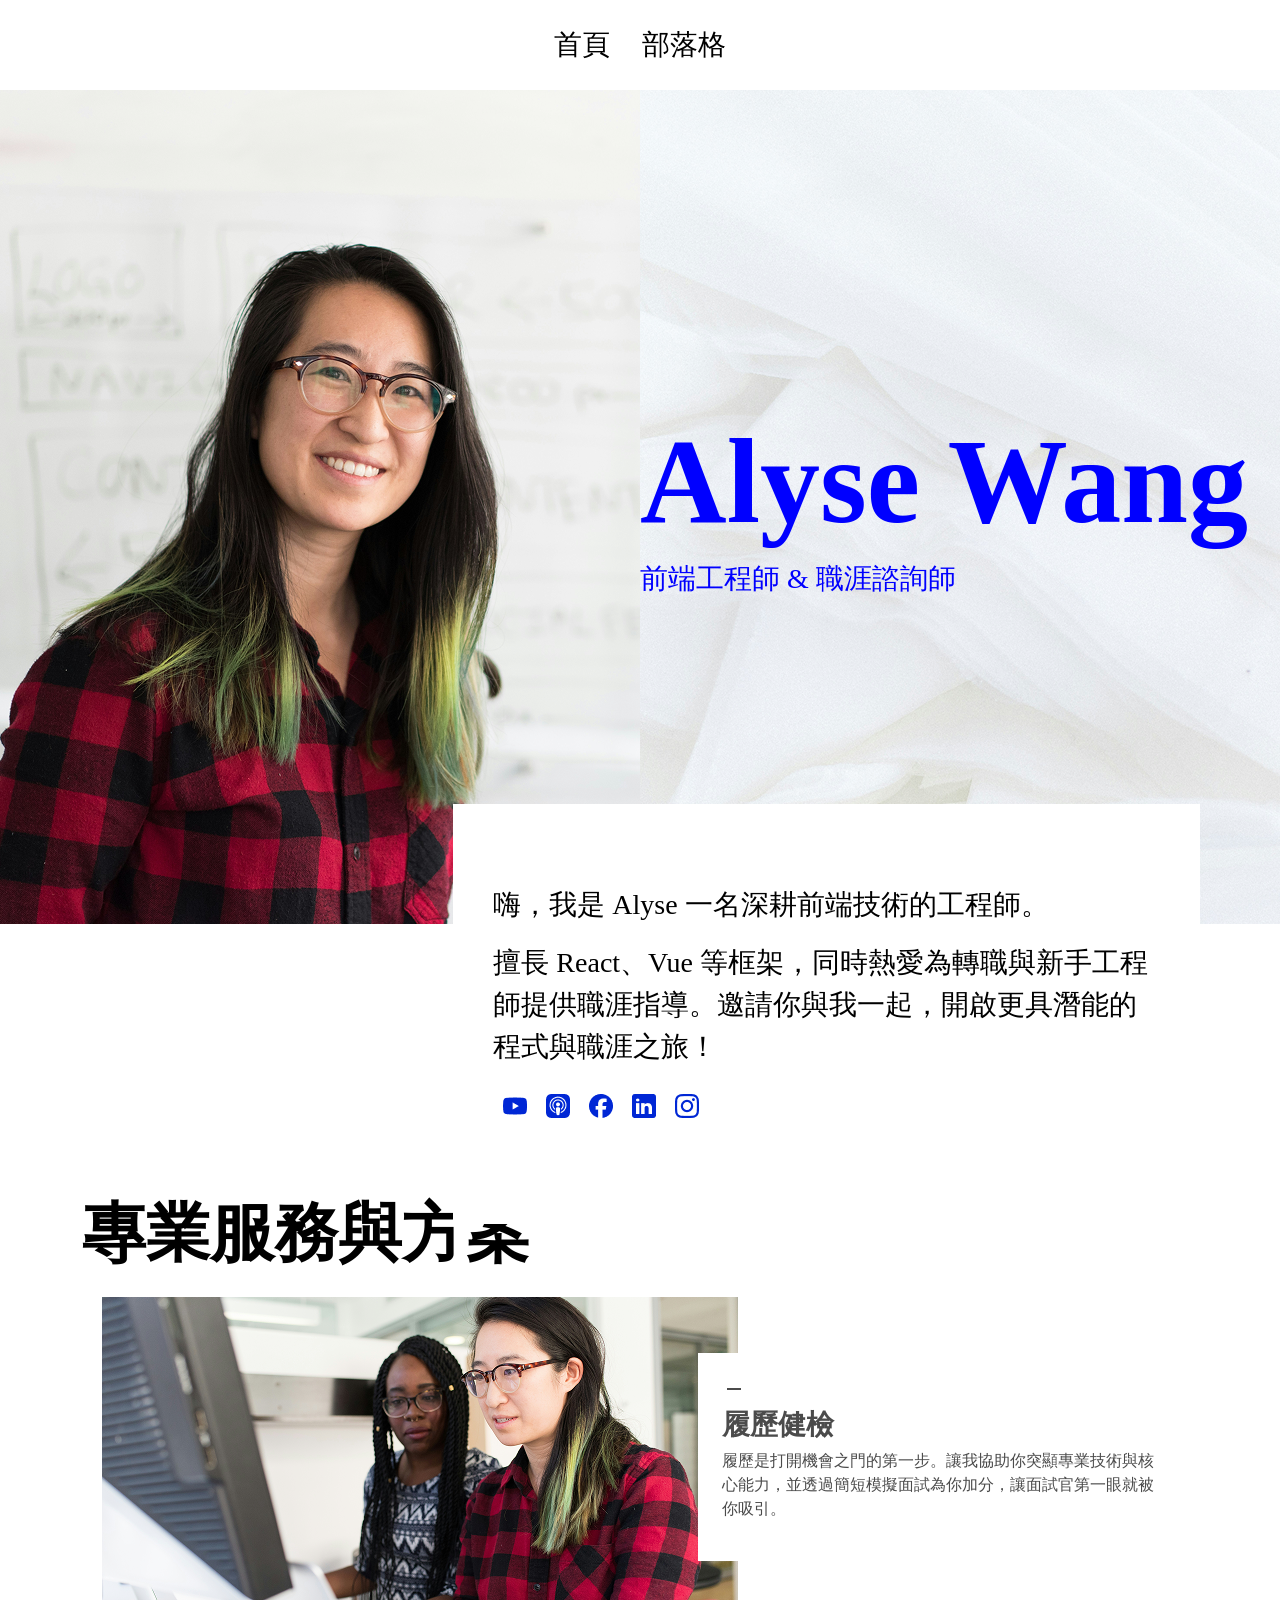
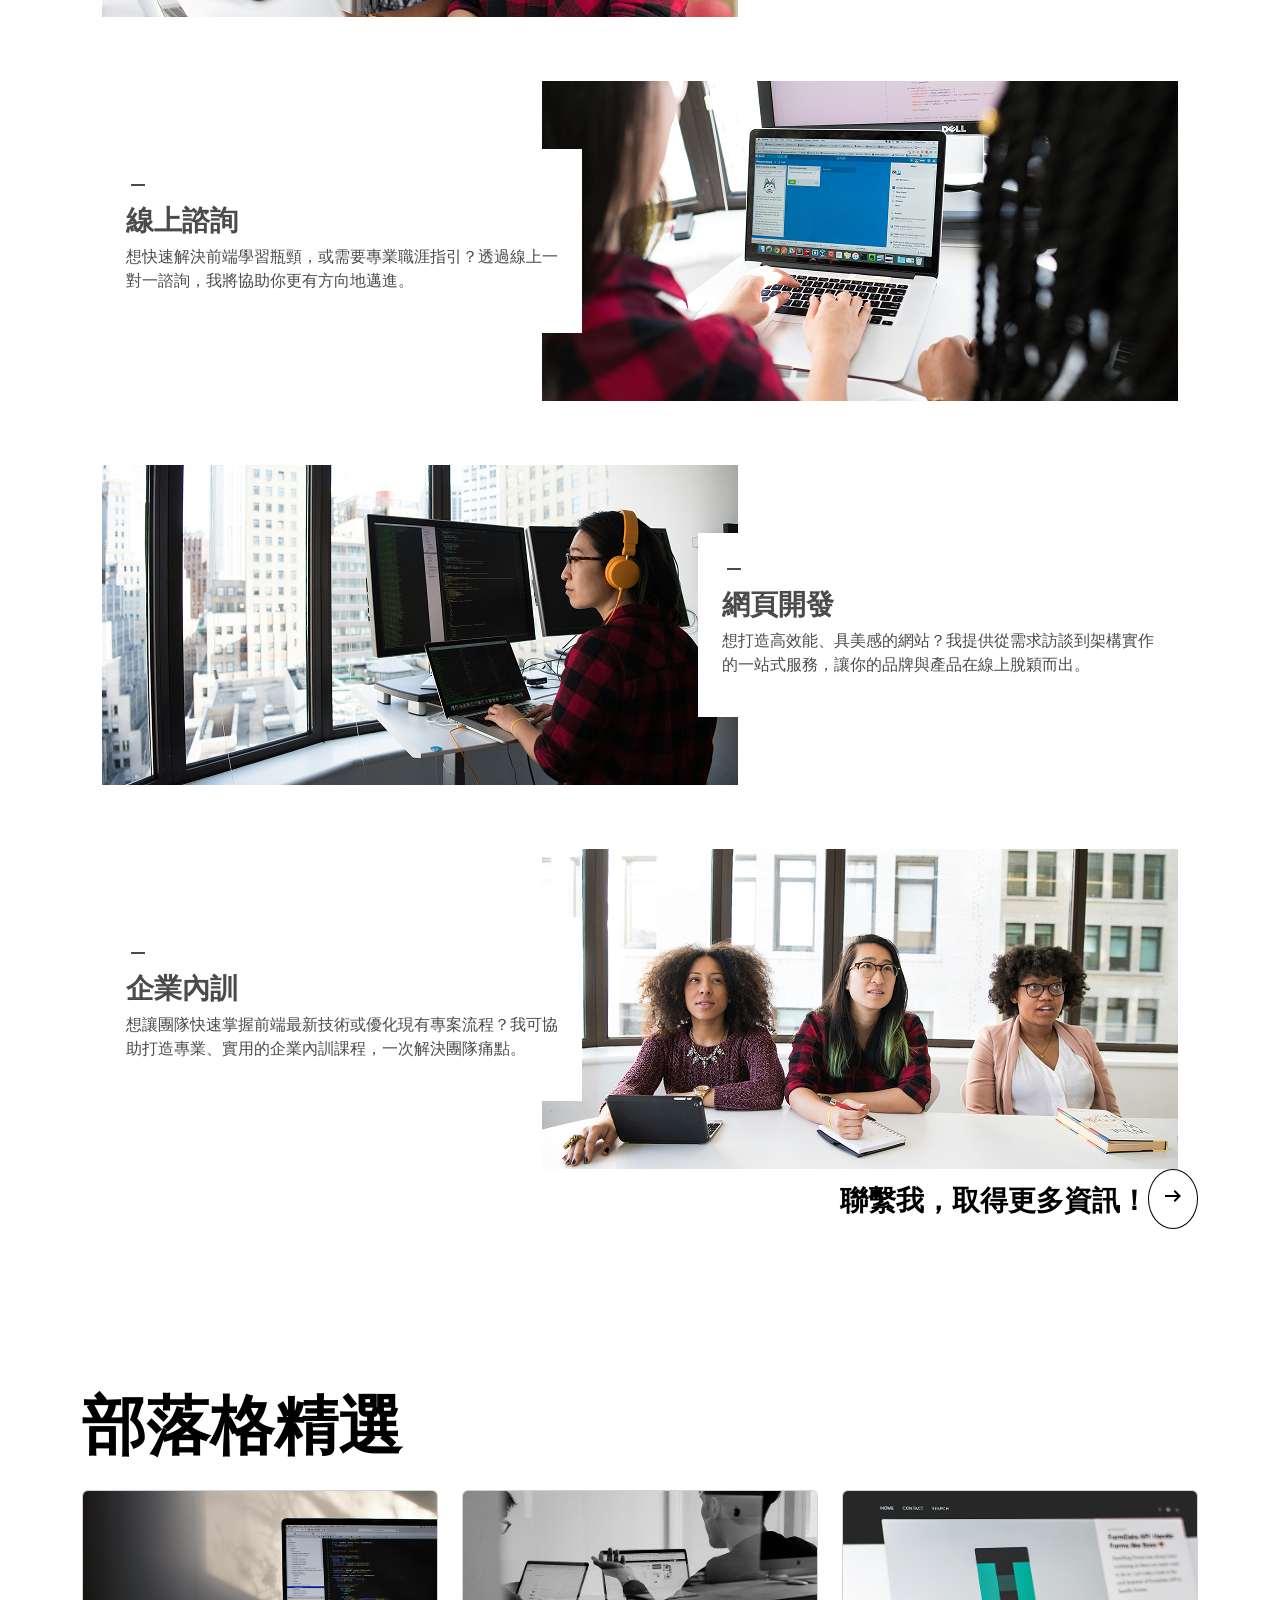
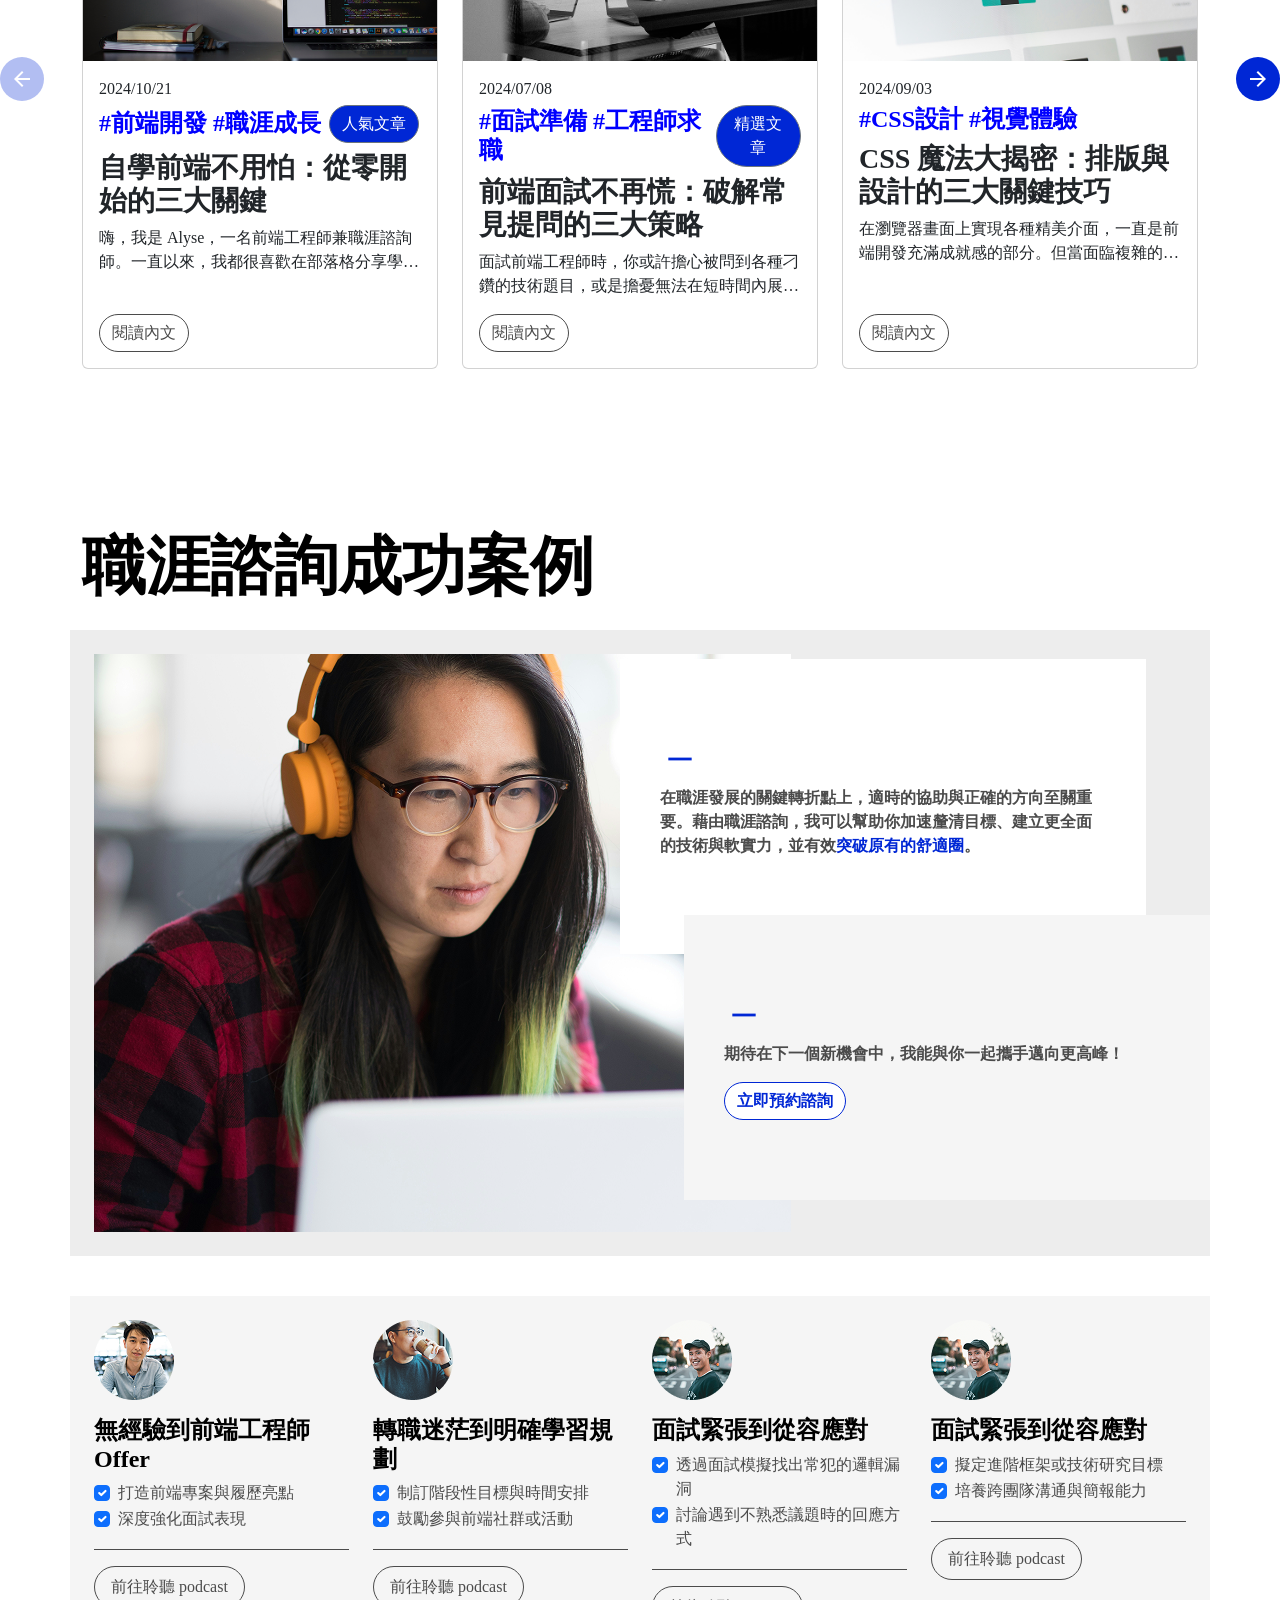
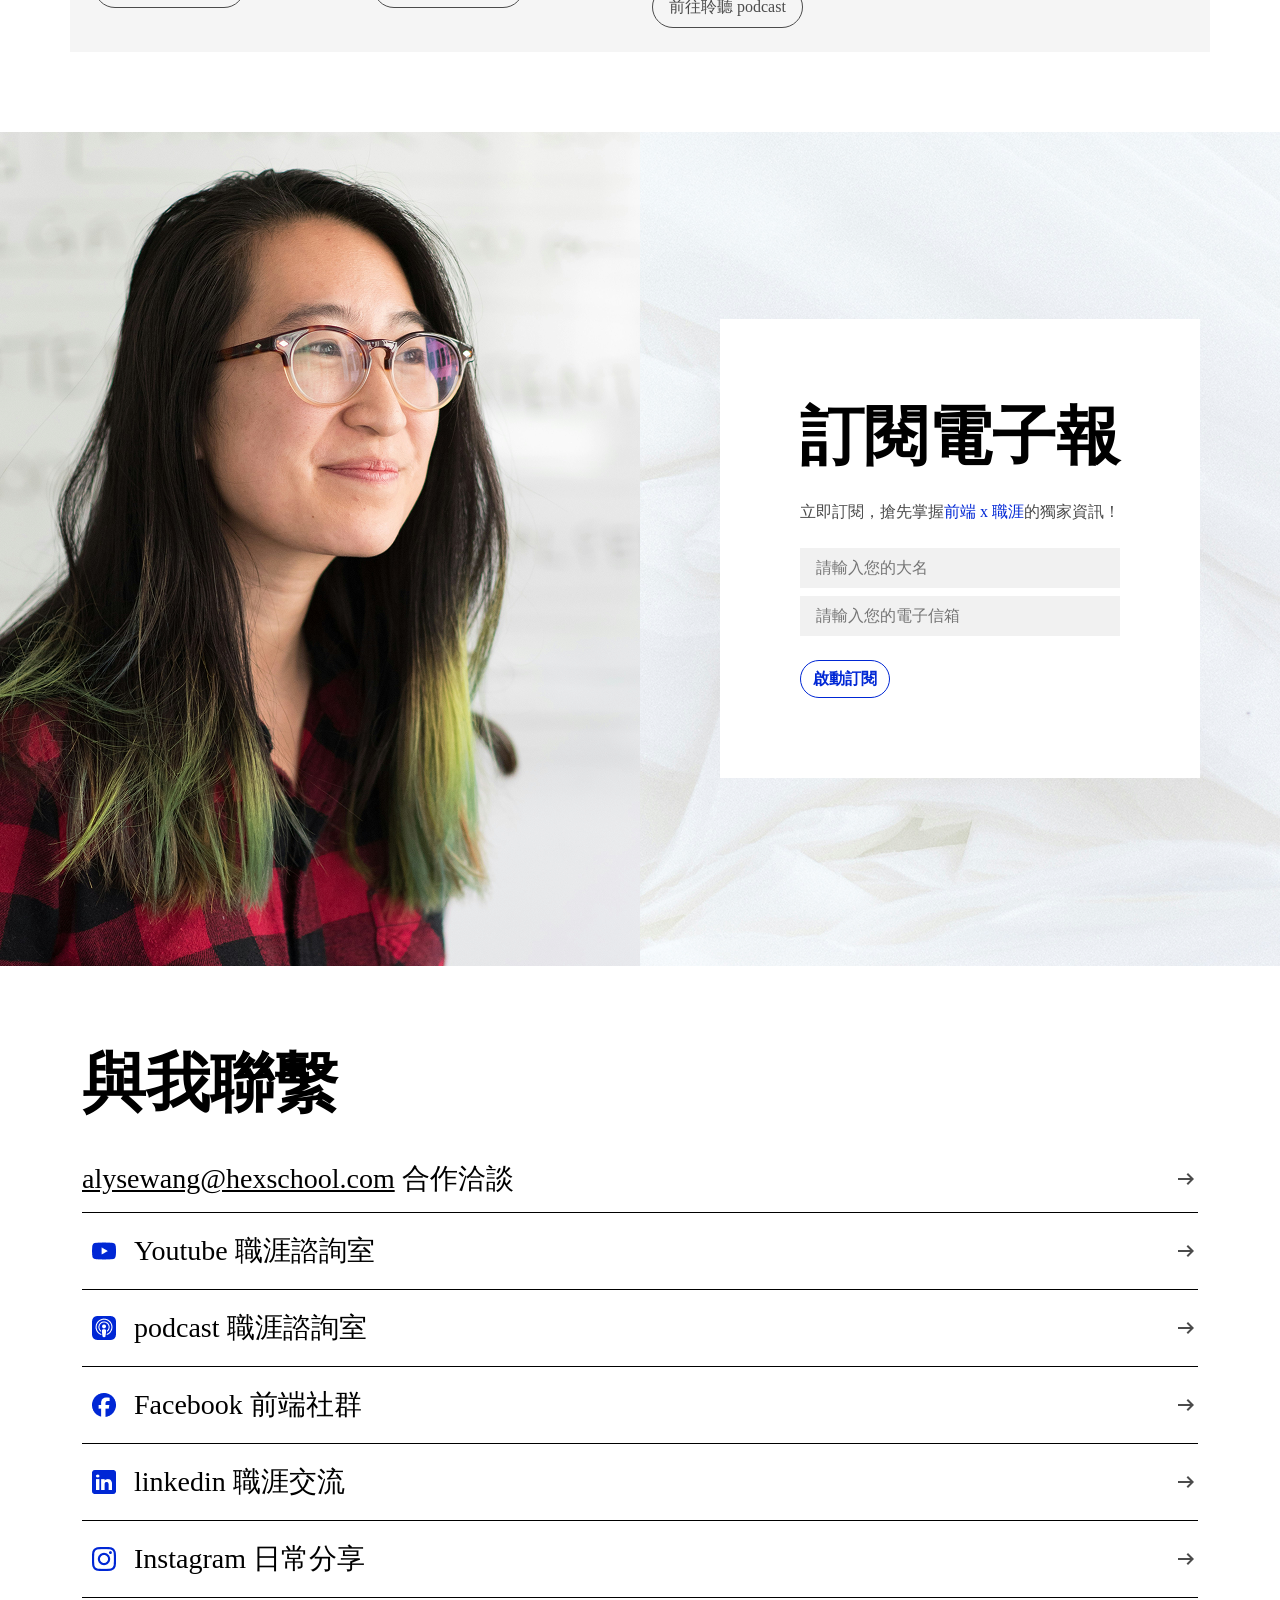
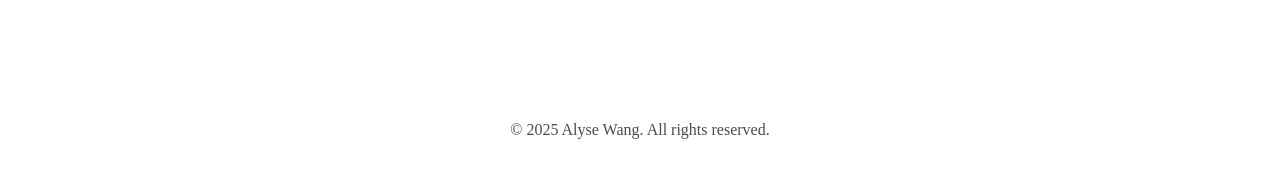
<file: index.html>
<!DOCTYPE html>
<html lang="zh-Hant-TW">

<head>
    <meta charset="UTF-8">
    <meta name="viewport" content="width=device-width, initial-scale=1.0">
    <!-- google icon -->
    <link rel="preconnect" href="https://fonts.googleapis.com">
    <link rel="preconnect" href="https://fonts.gstatic.com" crossorigin>
    <link href="https://fonts.googleapis.com/css2?family=Material+Symbols+Outlined" rel="stylesheet">
    <!-- bootstrap -->
    <link href="https://cdn.jsdelivr.net/npm/bootstrap@5.1.1/dist/css/bootstrap.min.css" rel="stylesheet"
        integrity="sha384-F3w7mX95PdgyTmZZMECAngseQB83DfGTowi0iMjiWaeVhAn4FJkqJByhZMI3AhiU" crossorigin="anonymous">
    <link rel="stylesheet" href="./css/desktop.css  ">
    <link rel="stylesheet" href="./css/mobile.css">
    <title>2025 web camp</title>
</head>

<body>
    <nav class="nav justify-content-center navbar p-0">
        <ul class="nav justify-content-center p-0">
            <li class="nav-item">
                <a class="nav-link" href="index.html">
                    <h2 class="m-0">首頁</h2>
                </a>
            </li>
            <li class="nav-item">
                <a class="nav-link" href="blogs.html">
                    <h2 class="m-0">部落格</h2>
                </a>
            </li>
        </ul>
    </nav>
    <header class="headers container-fluid">
        <div class="row index-blog-header justify-content-center align-items-center p-0">
            <div class="selfie-1 col-lg-6 p-0">
                <!-- <img src="./img/desktop/index/Hero Section.png" alt="" class="img-fluid object-fit-cover"> -->
            </div>
            <div class="col-lg-6 selfie-2 p-0 d-flex align-items-center">
                <div class="selfie-2-text">
                    <h1>Alyse Wang</h1>
                    <h2>前端工程師 & 職涯諮詢師</h2>
                </div>
            </div>
        </div>
        <div class="row index-about d-flex justify-content-flexend">
            <div class="col-lg-7 index-about-text">
                <p>嗨，我是
                    Alyse
                    一名深耕前端技術的工程師。</p>
                <p>擅長 React、Vue 等框架，同時熱愛為轉職與新手工程師提供職涯指導。邀請你與我一起，開啟更具潛能的程式與職涯之旅！</p>
                <div>
                    <nav>
                        <ul class="pagination">
                            <li class="page-item">
                                <a class="page-link" href="#" aria-label="Previous">
                                    <img src="./img/desktop/index/onlyIcon.png" alt="">
                                </a>
                            </li>
                            <li class="page-item">
                                <a class="page-link" href="#">
                                    <img src="./img/desktop/index/onlyIcon-1.png" alt=""></a>
                            </li>
                            <li class="page-item">
                                <a class="page-link" href="#">
                                    <img src="./img/desktop/index/onlyIcon-2.png" alt=""></a>
                            </li>
                            <li class="page-item">
                                <a class="page-link" href="#">
                                    <img src="./img/desktop/index/icons8-linkedin.png" alt=""></a>
                            </li>
                            <li class="page-item">
                                <a class="page-link" href="#" aria-label="Next">
                                    <img src="./img/desktop/index/onlyIcon-3.png" alt="">
                                </a>
                            </li>
                        </ul>
                    </nav>
                </div>
            </div>
        </div>
    </header>
    <section class="py-80">
        <div class="container">
            <h3 class="subtitle mb-4">專業服務與方案</h3>
            <div class="index-about-cards container-1076 g-64 d-flex flex-column ">
                <!-- 第一張 -->
                <div class="about-cards d-flex align-items-center ">
                    <img src="./img/desktop/index/photo.png" alt="about" class="about-imgs img-fluid">
                    <div class="about-content about-content-l bg-white p-4">
                        <span class="material-symbols-outlined">
                            remove
                        </span>
                        <h3>履歷健檢</h3>
                        <p>履歷是打開機會之門的第一步。讓我協助你突顯專業技術與核心能力，並透過簡短模擬面試為你加分，讓面試官第一眼就被你吸引。</p>
                    </div>
                </div>
                <!-- 第二張反過來 -->
                <div class="about-cards d-flex align-items-center about-reverse">
                    <img src="./img/desktop/index/photo2.png" alt="about" class="about-imgs img-fluid">
                    <div class="about-content about-content-r bg-white p-4">
                        <span class="material-symbols-outlined">
                            remove
                        </span>
                        <h3>線上諮詢</h3>
                        <p>想快速解決前端學習瓶頸，或需要專業職涯指引？透過線上一對一諮詢，我將協助你更有方向地邁進。</p>
                    </div>
                </div>
                <!-- 第三張 -->
                <div class="about-cards d-flex align-items-center ">
                    <img src="./img/desktop/index/photo3.png" alt="about" class="about-imgs img-fluid">
                    <div class="about-content about-content-l bg-white p-4">
                        <span class="material-symbols-outlined">
                            remove
                        </span>
                        <h3>網頁開發</h3>
                        <p>想打造高效能、具美感的網站？我提供從需求訪談到架構實作的一站式服務，讓你的品牌與產品在線上脫穎而出。</p>
                    </div>
                </div>
                <!-- 第四張反過來 -->
                <div class="about-cards d-flex align-items-center about-reverse">
                    <img src="./img/desktop/index/photo4.png" alt="about" class="about-imgs img-fluid">
                    <div class="about-content about-content-r bg-white p-4">
                        <span class="material-symbols-outlined">
                            remove
                        </span>
                        <h3>企業內訓</h3>
                        <p>想讓團隊快速掌握前端最新技術或優化現有專案流程？我可協助打造專業、實用的企業內訓課程，一次解決團隊痛點。</p>
                    </div>
                </div>
            </div>
            <div class="d-flex justify-content-end cta align-items-center">
                <p class="m-0"><a href="#" class="text-decoration-none">聯繫我，取得更多資訊！</a></p>
                <div class="cta-circle"><span class="material-symbols-outlined">
                        arrow_right_alt
                    </span></div>
            </div>
    </section>
    <!-- 部落格精選 -->
    <section class="py-80 d-flex justify-content-center">
        <div class="blog-arrow-l align-self-center me-4 pc-blogs-arrow">
            <span class="material-symbols-outlined">
                arrow_back
            </span>
        </div>
        <div class="blogs-select">
            <div class="container">
                <h3 class="subtitle mb-4">部落格精選</h3>
                <!-- 精選文章 -->
                <div class="row">
                    <div class="col-lg-4">
                        <article class="card">
                            <img src="./img/desktop/index/photo5.png" class="card-img-top" alt="文章列表">
                            <div class="card-body">
                                <time datetime="2024-10-21">2024/10/21</time>
                                <div class="d-flex align-items-center">
                                    <h4>#前端開發 #職涯成長
                                    </h4><button type="button" class="btn btn-secondary ">人氣文章</button>
                                </div>
                                <h3 class="card-title">自學前端不用怕：從零開始的三大關鍵</h3>
                                <p class="card-text text-truncate-2">
                                    嗨，我是 Alyse，一名前端工程師兼職涯諮詢師。一直以來，我都很喜歡在部落格分享學習與工作心得，也常有讀者問：「我想轉職/自學前端，該從哪裡開始？」
                                    其實自學的過程既自由又具挑戰性。我整理了三大關鍵，幫助你在短期內建立紮實基礎，並快速累積實戰經驗。希望能替你的前端之路帶來一些啟發與動力！
                                </p>
                                <a href="#" class="btn btn-primary">閱讀內文</a>
                            </div>
                        </article>
                    </div>
                    <div class="col-lg-4">
                        <article class="card">
                            <img src="./img/desktop/blog/photo3.png" class="card-img-top" alt="文章列表">
                            <div class="card-body">
                                <time datetime="2024-07-08">2024/07/08</time>
                                <div class="d-flex align-items-center">
                                    <h4>#面試準備 #工程師求職</h4><button type="button" class="btn btn-secondary">精選文章</button>
                                </div>
                                <h3 class="card-title">前端面試不再慌：破解常見提問的三大策略</h3>
                                <p class="card-text text-truncate-2">
                                    面試前端工程師時，你或許擔心被問到各種刁鑽的技術題目，或是擔憂無法在短時間內展現實力。其實，許多面試官關注的重點並不僅是程式碼本身，更包含問題解決的流程與溝通能力。這篇文章將分享我在面試過程中常見的三大難題，以及如何以更具條理的方式回應，讓你在面試場合中脫穎而出。
                                </p>
                                <a href="#" class="btn btn-primary">閱讀內文</a>
                            </div>
                        </article>
                    </div>
                    <div class="col-lg-4">
                        <article class="card">
                            <img src="./img/desktop/blog/photo2.png" class="card-img-top" alt="文章列表">
                            <div class="card-body">
                                <time datetime="2024-09-03">2024/09/03</time>
                                <h4>#CSS設計 #視覺體驗</h4>
                                <h3 class="card-title">CSS 魔法大揭密：排版與設計的三大關鍵技巧</h3>
                                <p class="card-text text-truncate-2">
                                    在瀏覽器畫面上實現各種精美介面，一直是前端開發充滿成就感的部分。但當面臨複雜的佈局需求或是響應式設計時，往往讓人抓破頭皮。這篇文章想跟大家分享我在實務專案中累積的三大技巧，幫助你更有效率地駕馭
                                    CSS，打造兼具美感與功能性的網頁。
                                </p>
                                <a href="#" class="btn btn-primary">閱讀內文</a>
                            </div>
                        </article>
                    </div>
                </div>
                <div class="align-items-center justify-content-end mobile-blogs-arrow">
                    <div class="blog-arrow-l d-flex me-4">
                        <span class="material-symbols-outlined">
                            arrow_back
                        </span>
                    </div>
                    <div class="blog-arrow-r d-flex">
                        <span class="material-symbols-outlined">
                            arrow_forward
                        </span>
                    </div>
                </div>
            </div>

        </div>
        <div class="blog-arrow-r align-self-center ms-4 pc-blogs-arrow">
            <span class="material-symbols-outlined">
                arrow_forward
            </span>
        </div>

    </section>
    <!-- 職涯諮詢成功案例 -->
    <section class="py-80">
        <div class="container">
            <h3 class="subtitle mb-4">職涯諮詢<br class="d-md-none">成功案例</h3>
            <div class="success-case-header row">
                <!-- 灰色的frame -->
                <picture class="success-header-img">
                    <!-- 根據瀏覽器換圖片 -->
                    <source media="(max-width: 992px)" srcset="./img/mobile/index/photo8.png">
                    <img src="./img/desktop/index/photo8.png" alt="職涯諮詢成功案例人物照片">
                </picture>
                <div class="success-summary">
                    <div>
                        <span class="material-symbols-outlined text-blue fs-1">
                            remove
                        </span>
                    </div>
                    <p>在職涯發展的關鍵轉折點上，適時的協助與正確的方向至關重要。藉由職涯諮詢，我可以幫助你加速釐清目標、建立更全面的技術與軟實力，並有效<span
                            class="text-blue">突破原有的舒適圈</span>。</p>
                </div>
                <div class="success-cta">
                    <div>
                        <span class="material-symbols-outlined text-blue fs-1">
                            remove
                        </span>
                    </div>
                    <p>期待在下一個新機會中，我能與你一起攜手邁向更高峰！</p>
                    <div><a href="#" class="btn btn-success">立即預約諮詢</a></div>
                </div>
            </div>
            <!-- 成功案例分享 -->
            <div class="success-cases row">
                <!-- 無經驗到前端工程師 Offer -->
                <div class="col-lg-3">
                    <article class="d-flex flex-column">
                        <img src="./img/desktop/index/people.png" alt="" class="case-img mb-3">
                        <h4>無經驗到前端工程師 Offer</h4>
                        <ul class="list-unstyled case-point pb-3 mb-3">
                            <li class="form-check">
                                <input class="form-check-input" type="checkbox" checked>
                                <label class="form-check-label">
                                    打造前端專案與履歷亮點
                                </label>
                            </li>
                            <li class="form-check">
                                <input class="form-check-input" type="checkbox" checked>
                                <label class="form-check-label">
                                    深度強化面試表現
                                </label>
                            </li>
                        </ul>
                        <a href="#" class="btn btn-primary d-flex align-self-start">前往聆聽 podcast</a>

                    </article>
                </div>
                <!-- 轉職迷茫到明確學習規劃 -->
                <div class="col-lg-3">
                    <article class="d-flex flex-column">
                        <img src="./img/desktop/index/people2.png" alt="" class="case-img mb-3">
                        <h4>轉職迷茫到明確學習規劃</h4>
                        <ul class="list-unstyled case-point pb-3 mb-3">
                            <li class="form-check">
                                <input class="form-check-input" type="checkbox" checked>
                                <label class="form-check-label">
                                    制訂階段性目標與時間安排
                                </label>
                            </li>
                            <li class="form-check">
                                <input class="form-check-input" type="checkbox" checked>
                                <label class="form-check-label">
                                    鼓勵參與前端社群或活動
                                </label>
                            </li>
                        </ul>
                        <a href="#" class="btn btn-primary d-flex align-self-start">前往聆聽 podcast</a>
                    </article>
                </div>
                <!-- 面試緊張到從容應對 -->
                <div class="col-lg-3">
                    <article class="d-flex flex-column">
                        <img src="./img/desktop/index/people3.png" alt="" class="case-img mb-3">
                        <h4>面試緊張到從容應對</h4>
                        <ul class="list-unstyled case-point pb-3 mb-3">
                            <li class="form-check">
                                <input class="form-check-input" type="checkbox" checked>
                                <label class="form-check-label">
                                    透過面試模擬找出常犯的邏輯漏洞
                                </label>
                            </li>
                            <li class="form-check">
                                <input class="form-check-input" type="checkbox" checked>
                                <label class="form-check-label">
                                    討論遇到不熟悉議題時的回應方式
                                </label>
                            </li>
                        </ul>
                        <a href="#" class="btn btn-primary d-flex align-self-start">前往聆聽 podcast</a>
                    </article>
                </div>
                <!-- 面試緊張到從容應對 -->
                <div class="col-lg-3">
                    <article class="d-flex flex-column">
                        <img src="./img/desktop/index/people3.png" alt="" class="case-img mb-3">
                        <h4>面試緊張到從容應對</h4>
                        <ul class="list-unstyled case-point pb-3 mb-3">
                            <li class="form-check">
                                <input class="form-check-input" type="checkbox" checked>
                                <label class="form-check-label">
                                    擬定進階框架或技術研究目標
                                </label>
                            </li>
                            <li class="form-check">
                                <input class="form-check-input" type="checkbox" checked>
                                <label class="form-check-label">
                                    培養跨團隊溝通與簡報能力
                                </label>
                            </li>
                        </ul>
                        <a href="#" class="btn btn-primary d-flex align-self-start">前往聆聽 podcast</a>
                    </article>
                </div>
            </div>
        </div>
    </section>
    <!-- 訂閱電子報 -->
    <section class="headers container-fluid">
        <div class="row index-blog-header justify-content-center align-items-center p-0">
            <div class="newsletter-1 col-lg-6 p-0">
                <!-- <img src="./img/desktop/index/Hero Section.png" alt="" class="img-fluid object-fit-cover"> -->
            </div>
            <div class="col-lg-6 selfie-2 d-flex align-items-center justify-content-center newsletter-section">
                <div class="newsletter-text bg-white">
                    <h3 class="subtitle mb-4">訂閱電子報</h3>
                    <p>立即訂閱，搶先掌握<span class="text-blue">前端 x 職涯</span>的獨家資訊！</p>
                    <form action="">
                        <div>
                            <input type="text" placeholder="請輸入您的大名">
                        </div>
                        <div>
                            <input type="email" placeholder="請輸入您的電子信箱">
                        </div>
                        <div><a href="#" class="btn btn-success newsletter-btn">啟動訂閱</a></div>
                    </form>
                </div>
            </div>
        </div>

    </section>
    <!-- contact -->

    <section class="py-80">
        <div class="container">
            <h3 class="subtitle mb-4">與我聯繫
            </h3>
            <h5 class="contact-mail m-0">
                <p>
                    <a href="alysewang@hexschool.com">alysewang@hexschool.com</a>
                     <br class="d-md-none">合作洽談
                </p>
                <span class="material-symbols-outlined">
                    arrow_right_alt
                </span>
            </h5>
            <ul class="list-unstyled contact-list">

                <li>
                    <p>
                        <img src="./img/desktop/index/onlyIcon.png" alt=""><a href="">Youtube
                            職涯諮詢室</a>
                    </p><span class="material-symbols-outlined">
                        arrow_right_alt
                    </span>
                </li>
                <li>
                    <p><img src="./img/desktop/index/onlyIcon-1.png" alt=""><a href="">podcast
                            職涯諮詢室</a></p><span class="material-symbols-outlined">
                        arrow_right_alt
                    </span>
                </li>
                <li>
                    <p>
                        <img src="./img/desktop/index/onlyIcon-2.png" alt=""><a href="">Facebook
                            前端社群</a>
                    </p><span class="material-symbols-outlined">
                        arrow_right_alt
                    </span>
                </li>
                <li>
                    <p>
                        <img src="./img/desktop/index/icons8-linkedin.png" alt=""><a href="">linkedin
                            職涯交流</a>
                    </p><span class="material-symbols-outlined">
                        arrow_right_alt
                    </span>
                </li>
                <li>
                    <p>
                        <img src="./img/desktop/index/onlyIcon-3.png" alt=""><a href="">Instagram
                            日常分享</a>
                    </p><span class="material-symbols-outlined">
                        arrow_right_alt
                    </span>
                </li>
            </ul>
        </div>

    </section>


    <footer>
        <div class="container">
            <!-- <div class="row align-items-center py-80 social-list p-0">
                <div class="col-lg-9"><a href="alysewang@hexschool.com" class="text-decoration-none">
                        <h2>alysewang@hexschool.com</h2>
                    </a></div>
                <div class="col-lg-3 p-0">
                    <nav>
                        <ul class="pagination">
                            <li class="page-item">
                                <a class="page-link" href="#" aria-label="Previous">
                                    <img src="./img/desktop/index/onlyIcon.png" alt="">
                                </a>
                            </li>
                            <li class="page-item">
                                <a class="page-link" href="#">
                                    <img src="./img/desktop/index/onlyIcon-1.png" alt=""></a>
                            </li>
                            <li class="page-item">
                                <a class="page-link" href="#">
                                    <img src="./img/desktop/index/onlyIcon-2.png" alt=""></a>
                            </li>
                            <li class="page-item">
                                <a class="page-link" href="#">
                                    <img src="./img/desktop/index/icons8-linkedin.png" alt=""></a>
                            </li>
                            <li class="page-item">
                                <a class="page-link" href="#" aria-label="Next">
                                    <img src="./img/desktop/index/onlyIcon-3.png" alt="">
                                </a>
                            </li>
                        </ul>
                    </nav>
                </div>
            </div> -->
            <div class="row justify-content-center align-items-center py-4 text-center">
                <div class="col-lg-6">
                    <p>© 2025 Alyse Wang. All rights reserved.</p>
                </div>
            </div>
        </div>
    </footer>

    <!-- bootstrap -->
    <script src="https://cdn.jsdelivr.net/npm/bootstrap@5.1.1/dist/js/bootstrap.bundle.min.js"
        integrity="sha384-/bQdsTh/da6pkI1MST/rWKFNjaCP5gBSY4sEBT38Q/9RBh9AH40zEOg7Hlq2THRZ"
        crossorigin="anonymous"></script>
</body>

</html>
</file>
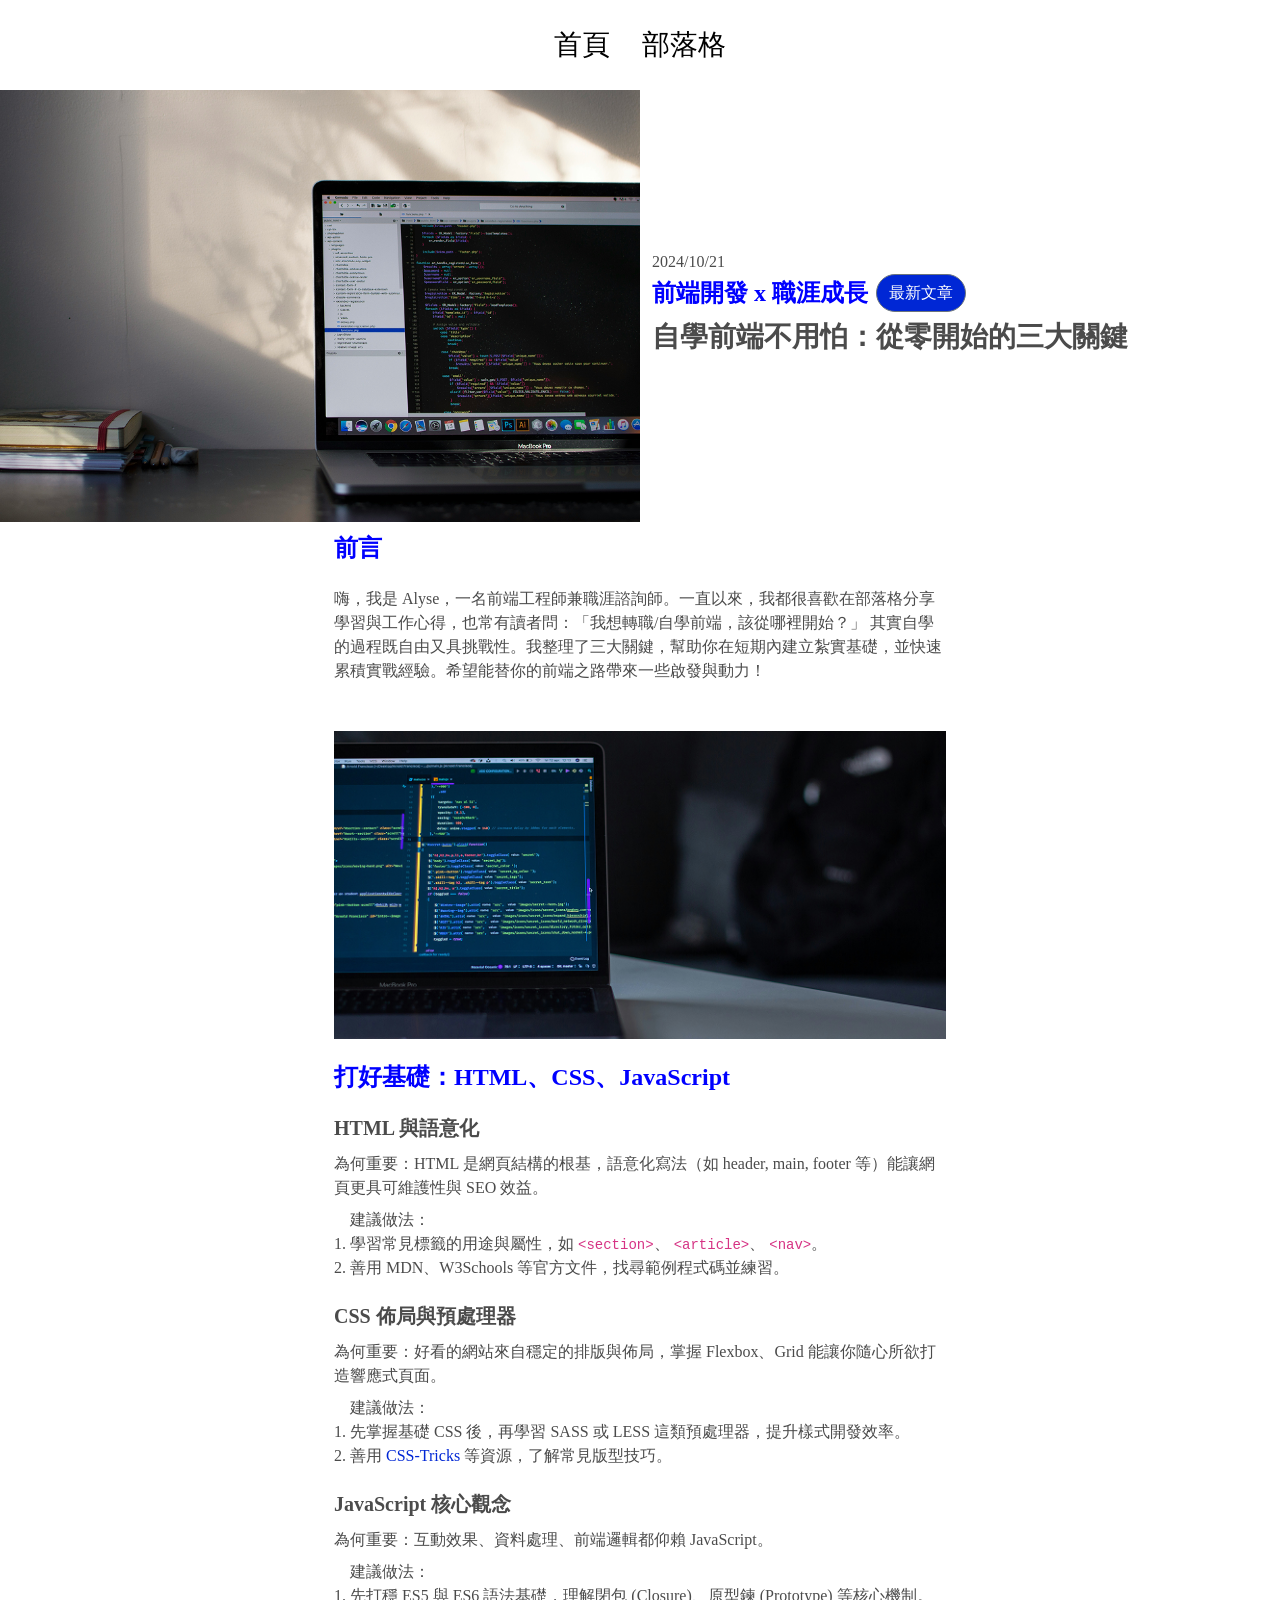
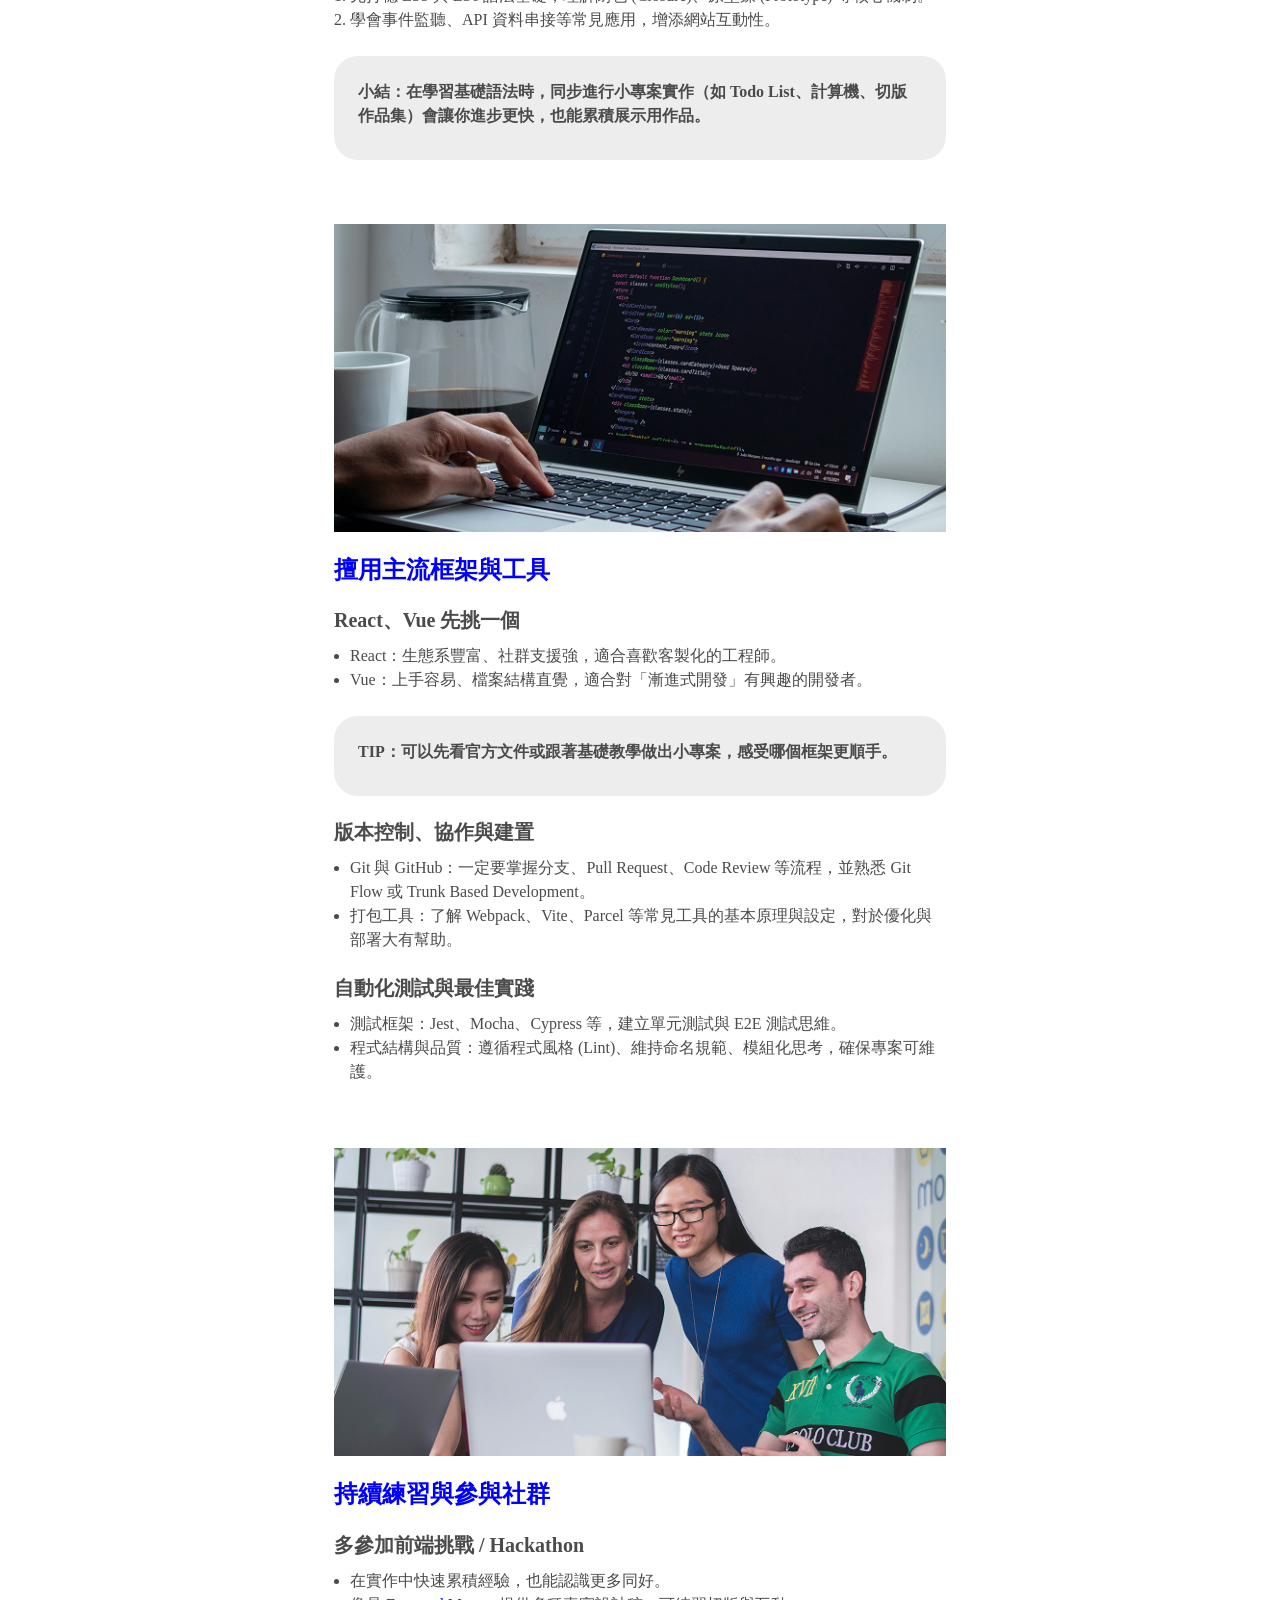
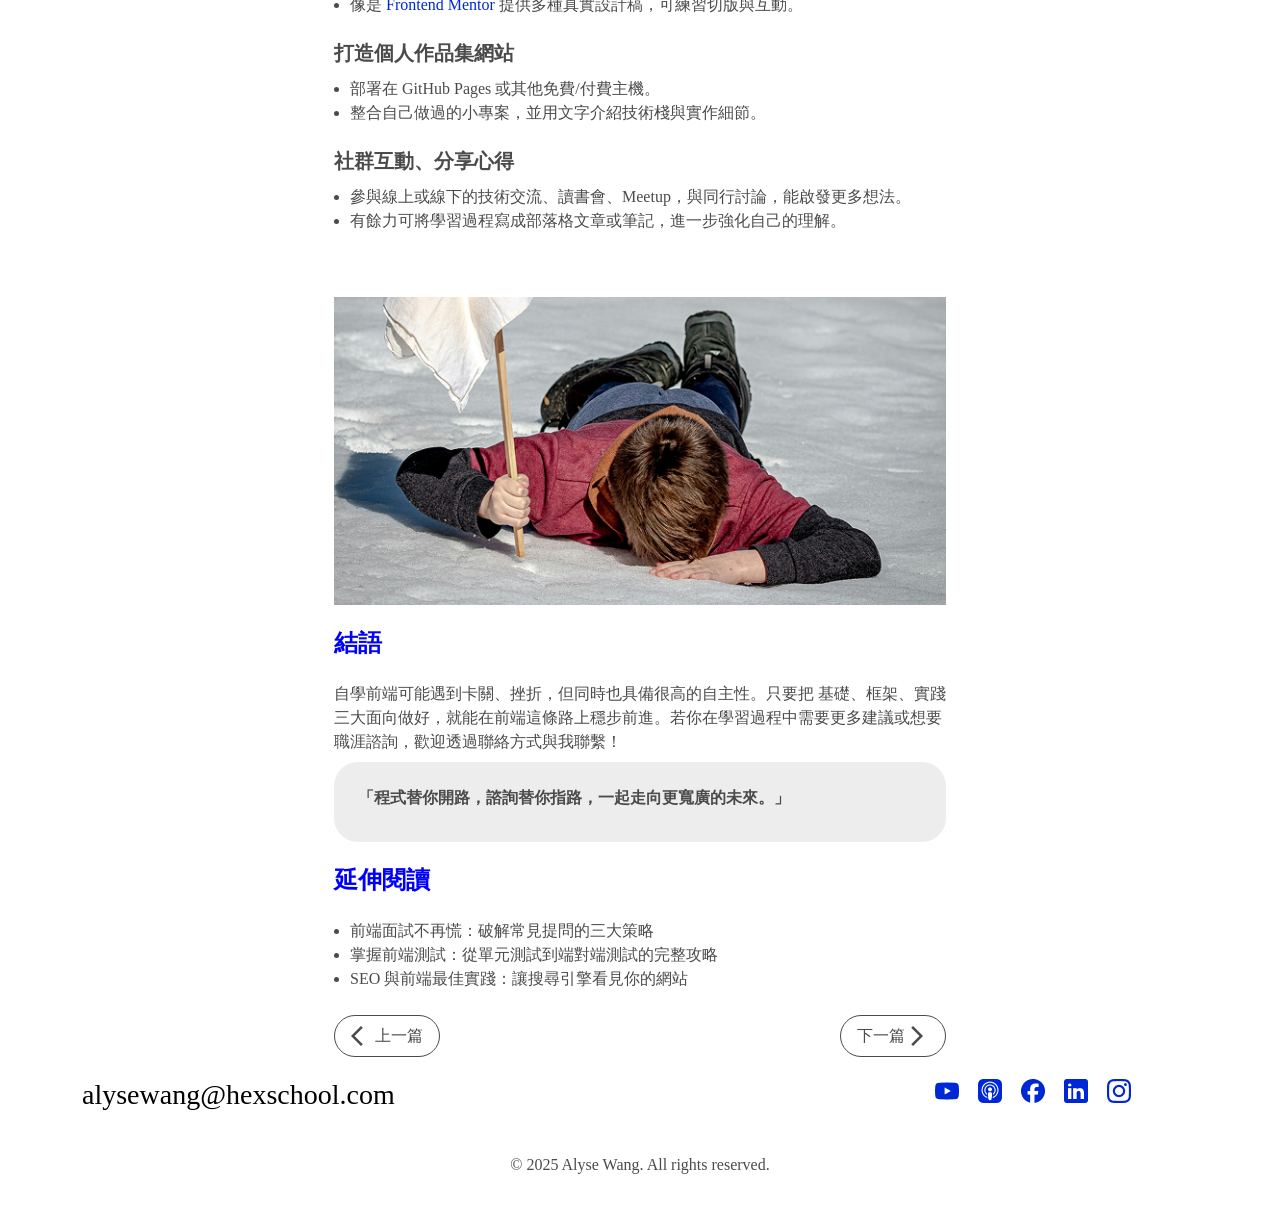
<file: blog-content.html>
<!DOCTYPE html>
<html lang="zh-Hant-TW">

<head>
    <meta charset="UTF-8">
    <meta name="viewport" content="width=device-width, initial-scale=1.0">
    <!-- google icon -->
    <link rel="preconnect" href="https://fonts.googleapis.com">
    <link rel="preconnect" href="https://fonts.gstatic.com" crossorigin>
    <link href="https://fonts.googleapis.com/css2?family=Material+Symbols+Outlined" rel="stylesheet">
    <!-- bootstrap -->
    <link href="https://cdn.jsdelivr.net/npm/bootstrap@5.1.1/dist/css/bootstrap.min.css" rel="stylesheet"
        integrity="sha384-F3w7mX95PdgyTmZZMECAngseQB83DfGTowi0iMjiWaeVhAn4FJkqJByhZMI3AhiU" crossorigin="anonymous">
    <link rel="stylesheet" href="./css/desktop.css  ">
    <link rel="stylesheet" href="./css/mobile.css">
    <title>2025 web camp</title>
</head>

<body>
    <nav class="nav justify-content-center navbar p-0">
        <ul class="nav justify-content-center p-0">
            <li class="nav-item">
                <a class="nav-link" href="index.html">
                    <h2 class="m-0">首頁</h2>
                </a>
            </li>
            <li class="nav-item">
                <a class="nav-link" href="blogs.html">
                    <h2 class="m-0">部落格</h2>
                </a>
            </li>
        </ul>
    </nav>
    <!-- content header -->
    <section>
        <div class="container-fluid">
            <div class="row">
                <div class="col-lg-6 about p-0">
                    <img src="./img/desktop/blog/About Section.png" alt="" class="img-fluid  about-img">
                </div>
                <article class="col-lg-6 d-flex align-items-center align-middle">
                    <div class="about-content">
                        <time datetime="2024-10-21">2024/10/21</time>
                        <div class="d-flex align-items-center ">
                            <h4>前端開發 x 職涯成長</h4>
                            <button type="button" class="btn btn-secondary">最新文章</button>
                        </div>
                        <h3>自學前端不用怕：從零開始的三大關鍵</h3>
                        <!-- <p class="text-truncate-2">嗨，我是
                            Alyse，一名前端工程師兼職涯諮詢師。一直以來，我都很喜歡在部落格分享學習與工作心得，也常有讀者問：「我想轉職/自學前端，該從哪裡開始？」
                            其實自學的過程既自由又具挑戰性。我整理了三大關鍵，幫助你在短期內建立紮實基礎，並快速累積實戰經驗。希望能替你的前端之路帶來一些啟發與動力！</p>
                        <a href="#" class="btn btn-primary">閱讀內文</a> -->
                    </div>
                </article>
            </div>
        </div>
    </section>
    <!-- content article -->
    <section class="container-636 py-80">
        <article class="blog-content-article">
            <h4>前言</h4>
            <p>嗨，我是 Alyse，一名前端工程師兼職涯諮詢師。一直以來，我都很喜歡在部落格分享學習與工作心得，也常有讀者問：「我想轉職/自學前端，該從哪裡開始？」
                其實自學的過程既自由又具挑戰性。我整理了三大關鍵，幫助你在短期內建立紮實基礎，並快速累積實戰經驗。希望能替你的前端之路帶來一些啟發與動力！</p>
            <img src="./img/desktop/blog-content/content1.png" alt="切版練習部落格圖片" class="img-fluid">
            <h4>打好基礎：HTML、CSS、JavaScript</h4>
            <h5>HTML 與語意化</h5>
            <p>為何重要：HTML 是網頁結構的根基，語意化寫法（如 header, main, footer 等）能讓網頁更具可維護性與 SEO 效益。</p>
            <ol>建議做法：
                <li>學習常見標籤的用途與屬性，如
                    <code>&lt;section&gt;</code>、
                    <code>&lt;article&gt;</code>、
                    <code>&lt;nav&gt;</code>。
                </li>
                <li>善用 MDN、W3Schools 等官方文件，找尋範例程式碼並練習。</li>
            </ol>
            <h5>CSS 佈局與預處理器</h5>
            <p>為何重要：好看的網站來自穩定的排版與佈局，掌握 Flexbox、Grid 能讓你隨心所欲打造響應式頁面。</p>
            <ol>建議做法：
                <li>先掌握基礎 CSS 後，再學習 SASS 或 LESS 這類預處理器，提升樣式開發效率。</li>
                <li>善用
                    <span class="text-blue">CSS-Tricks</span>
                    等資源，了解常見版型技巧。
                </li>
            </ol>
            <h5>JavaScript 核心觀念</h5>
            <p>為何重要：互動效果、資料處理、前端邏輯都仰賴 JavaScript。
            </p>
            <ol>建議做法：
                <li>先打穩 ES5 與 ES6 語法基礎，理解閉包 (Closure)、原型鍊 (Prototype) 等核心機制。</li>
                <li>學會事件監聽、API 資料串接等常見應用，增添網站互動性。</li>
            </ol>
            <blockquote>
                <p>
                    小結：在學習基礎語法時，同步進行小專案實作（如 Todo List、計算機、切版作品集）會讓你進步更快，也能累積展示用作品。
                </p>
            </blockquote>
            <img src="./img/desktop/blog-content/content2.png" alt="切版練習部落格圖片" class="img-fluid">
            <h4>擅用主流框架與工具</h4>
            <h5>React、Vue 先挑一個</h5>
            <ul>
                <li>
                    React：生態系豐富、社群支援強，適合喜歡客製化的工程師。
                </li>
                <li>Vue：上手容易、檔案結構直覺，適合對「漸進式開發」有興趣的開發者。</li>
            </ul>
            <blockquote>
                <p>
                    TIP：可以先看官方文件或跟著基礎教學做出小專案，感受哪個框架更順手。
                </p>
            </blockquote>
            <h5>版本控制、協作與建置</h5>
            <ul>
                <li>Git 與 GitHub：一定要掌握分支、Pull Request、Code Review 等流程，並熟悉 Git Flow 或 Trunk Based Development。</li>
                <li>打包工具：了解 Webpack、Vite、Parcel 等常見工具的基本原理與設定，對於優化與部署大有幫助。</li>
            </ul>
            <h5>自動化測試與最佳實踐</h5>
            <ul>
                <li>測試框架：Jest、Mocha、Cypress 等，建立單元測試與 E2E 測試思維。</li>
                <li>程式結構與品質：遵循程式風格 (Lint)、維持命名規範、模組化思考，確保專案可維護。</li>
            </ul>
            <img src="./img/desktop/blog-content/content3.png" alt="切版練習部落格圖片" class="img-fluid">
            <h4>持續練習與參與社群</h4>
            <h5>多參加前端挑戰 / Hackathon</h5>
            <ul>
                <li>在實作中快速累積經驗，也能認識更多同好。</li>
                <li>像是
                    <span class="text-blue">Frontend Mentor</span>
                    提供多種真實設計稿，可練習切版與互動。
                </li>

            </ul>
            <h5>打造個人作品集網站</h5>
            <ul>
                <li>部署在 GitHub Pages 或其他免費/付費主機。</li>
                <li>整合自己做過的小專案，並用文字介紹技術棧與實作細節。</li>
            </ul>
            <h5>社群互動、分享心得</h5>
            <ul>
                <li>參與線上或線下的技術交流、讀書會、Meetup，與同行討論，能啟發更多想法。</li>
                <li>有餘力可將學習過程寫成部落格文章或筆記，進一步強化自己的理解。</li>
            </ul>
            <img src="./img/desktop/blog-content/content4.png" alt="切版練習部落格圖片" class="img-fluid">
            <h4>結語</h4>
            <p>自學前端可能遇到卡關、挫折，但同時也具備很高的自主性。只要把 基礎、框架、實踐 三大面向做好，就能在前端這條路上穩步前進。若你在學習過程中需要更多建議或想要職涯諮詢，歡迎透過聯絡方式與我聯繫！</p>
            <blockquote>
                <p>
                    「程式替你開路，諮詢替你指路，一起走向更寬廣的未來。」
                </p>
            </blockquote>
            <h4>延伸閱讀</h4>
            <ul>
                <li>前端面試不再慌：破解常見提問的三大策略</li>
                <li>掌握前端測試：從單元測試到端對端測試的完整攻略</li>
                <li>SEO 與前端最佳實踐：讓搜尋引擎看見你的網站</li>
            </ul>
        </article>
        <div class="d-flex justify-content-between align-items-center article-select">
            <div><a href="#" class="btn btn-primary d-inline-flex"><span
                        class="material-symbols-outlined d-inline-flex">
                        arrow_back_ios
                    </span>上一篇</a></div>
            <div class="d-flex align-items-center"><a href="#" class="btn btn-primary d-inline-flex">下一篇<span
                        class="material-symbols-outlined d-inline-flex">
                        arrow_forward_ios
                    </span></a></div>
        </div>
    </section>


    <footer>
        <div class="container">
            <div class="row align-items-center py-80 social-list p-0">
                <div class="col-lg-9"><a href="alysewang@hexschool.com" class="text-decoration-none">
                        <h2>alysewang@hexschool.com</h2>
                    </a></div>
                <div class="col-lg-3 p-0">
                    <nav>
                        <ul class="pagination">
                            <li class="page-item">
                                <a class="page-link" href="#" aria-label="Previous">
                                    <img src="./img/desktop/index/onlyIcon.png" alt="">
                                </a>
                            </li>
                            <li class="page-item">
                                <a class="page-link" href="#">
                                    <img src="./img/desktop/index/onlyIcon-1.png" alt=""></a>
                            </li>
                            <li class="page-item">
                                <a class="page-link" href="#">
                                    <img src="./img/desktop/index/onlyIcon-2.png" alt=""></a>
                            </li>
                            <li class="page-item">
                                <a class="page-link" href="#">
                                    <img src="./img/desktop/index/icons8-linkedin.png" alt=""></a>
                            </li>
                            <li class="page-item">
                                <a class="page-link" href="#" aria-label="Next">
                                    <img src="./img/desktop/index/onlyIcon-3.png" alt="">
                                </a>
                            </li>
                        </ul>
                    </nav>
                </div>
            </div>
            <div class="row justify-content-center align-items-center py-4 text-center">
                <div class="col-lg-6">
                    <p>© 2025 Alyse Wang. All rights reserved.</p>
                </div>
            </div>
        </div>
    </footer>

    <!-- bootstrap -->
    <script src="https://cdn.jsdelivr.net/npm/bootstrap@5.1.1/dist/js/bootstrap.bundle.min.js"
        integrity="sha384-/bQdsTh/da6pkI1MST/rWKFNjaCP5gBSY4sEBT38Q/9RBh9AH40zEOg7Hlq2THRZ"
        crossorigin="anonymous"></script>
</body>

</html>
</file>
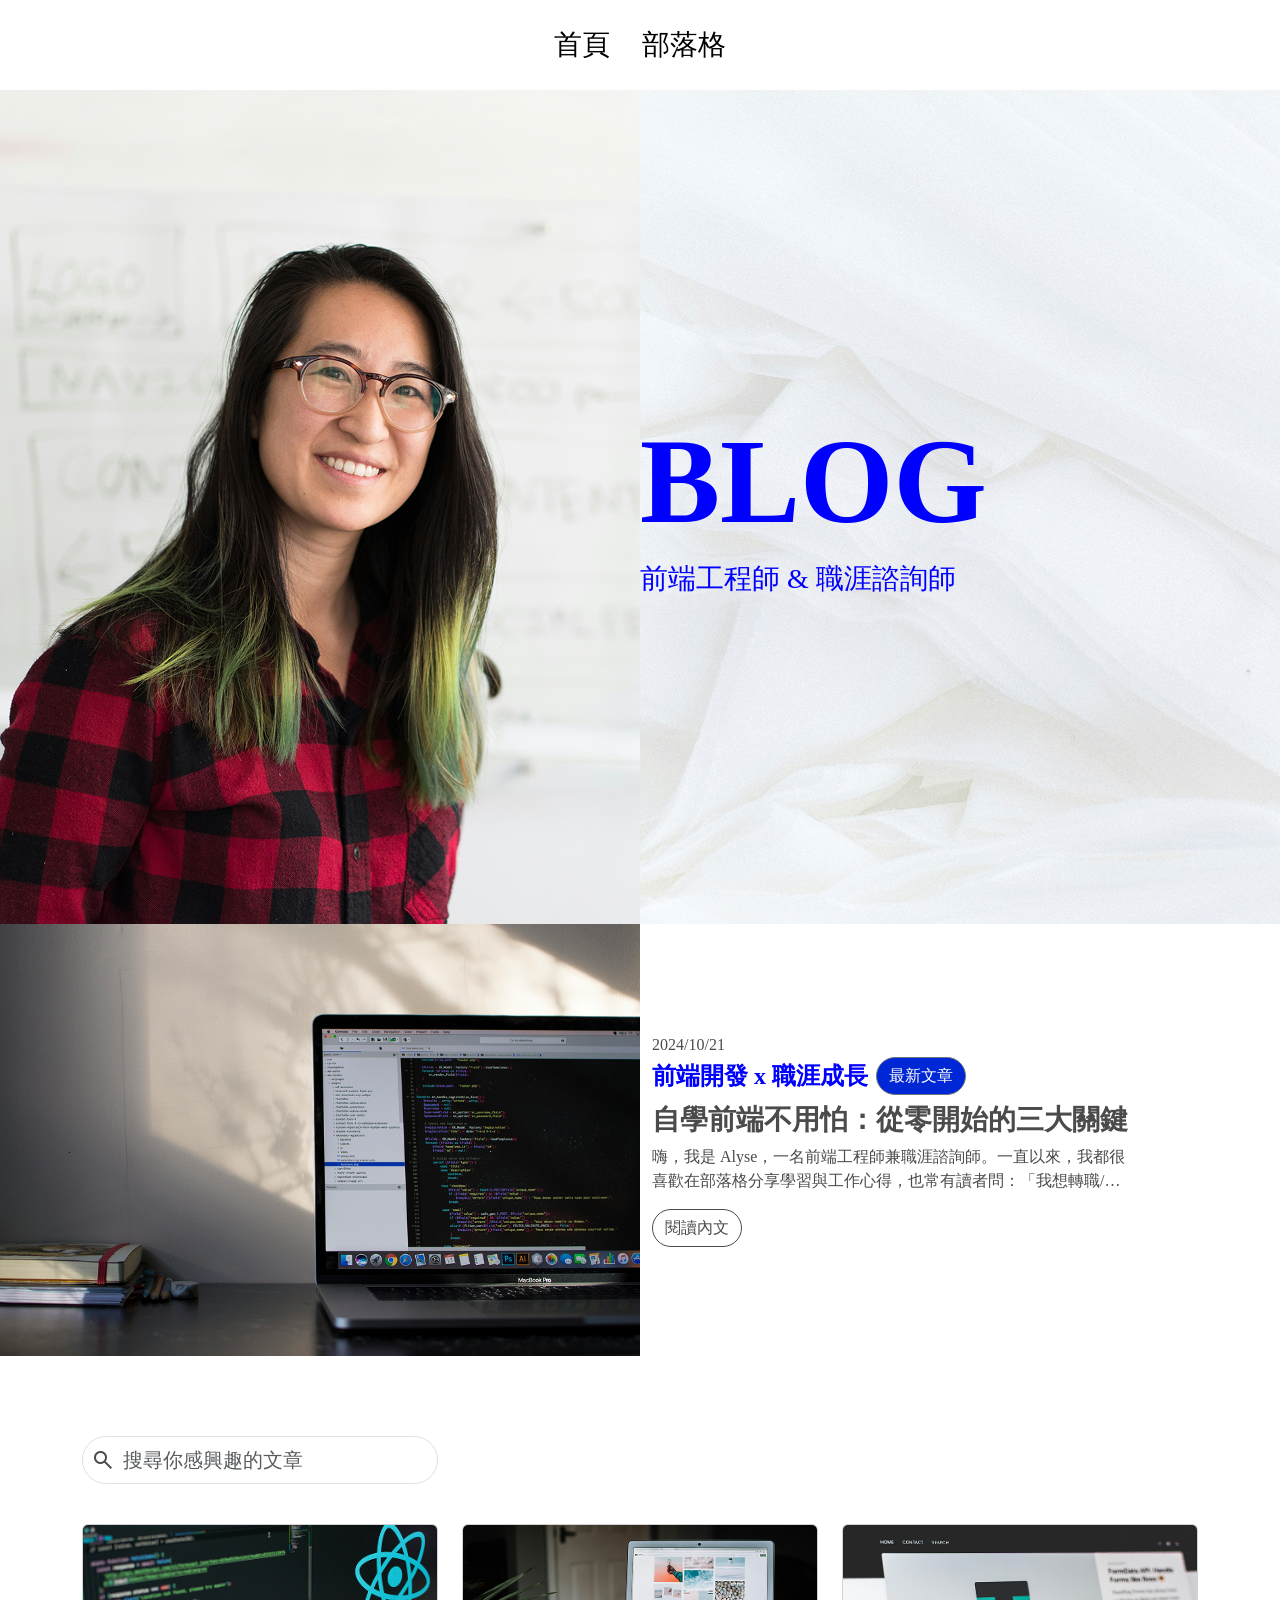
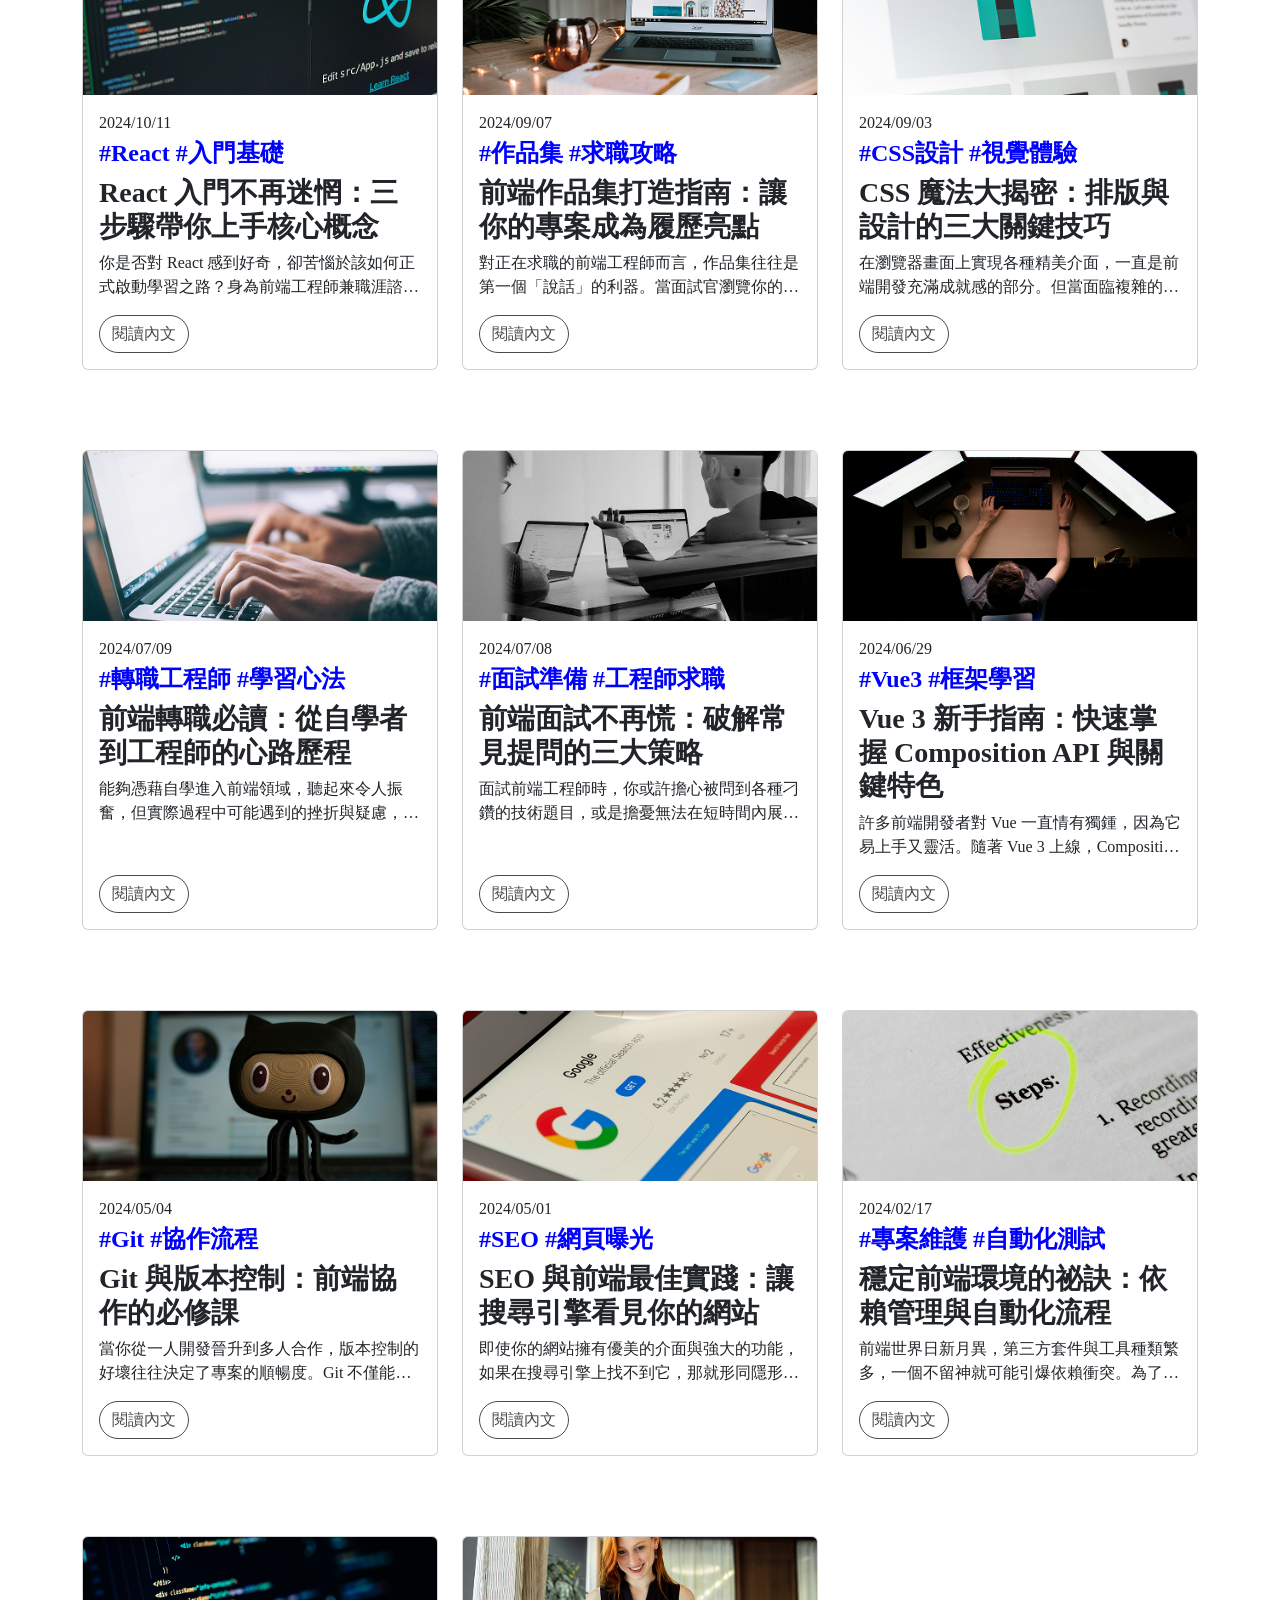
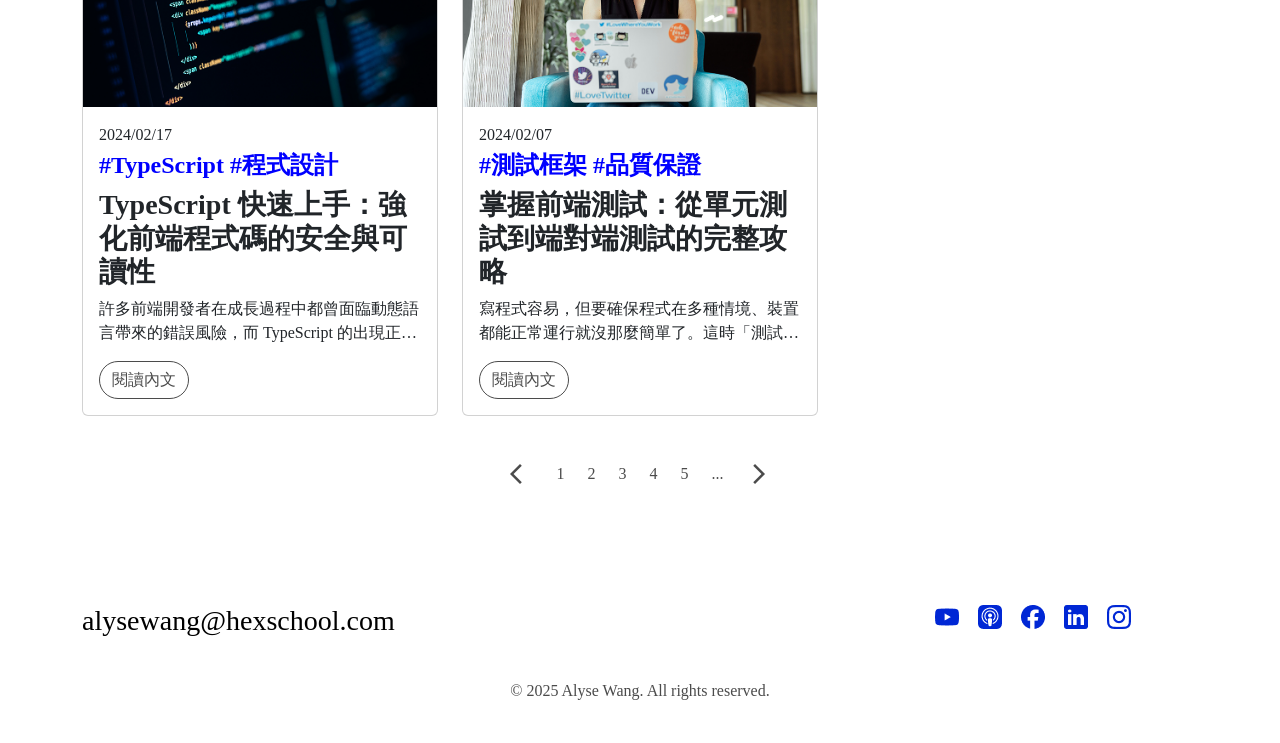
<file: blogs.html>
<!DOCTYPE html>
<html lang="zh-Hant-TW">

<head>
    <meta charset="UTF-8">
    <meta name="viewport" content="width=device-width, initial-scale=1.0">
    <!-- google icon -->
    <link rel="preconnect" href="https://fonts.googleapis.com">
    <link rel="preconnect" href="https://fonts.gstatic.com" crossorigin>
    <link href="https://fonts.googleapis.com/css2?family=Material+Symbols+Outlined" rel="stylesheet">
    <!-- bootstrap -->
    <link href="https://cdn.jsdelivr.net/npm/bootstrap@5.1.1/dist/css/bootstrap.min.css" rel="stylesheet"
        integrity="sha384-F3w7mX95PdgyTmZZMECAngseQB83DfGTowi0iMjiWaeVhAn4FJkqJByhZMI3AhiU" crossorigin="anonymous">
    <link rel="stylesheet" href="./css/desktop.css  ">
    <link rel="stylesheet" href="./css/mobile.css">
    <title>2025 web camp</title>
</head>

<body>
    <nav class="nav justify-content-center navbar p-0">
        <ul class="nav justify-content-center p-0">
            <li class="nav-item">
                <a class="nav-link" href="index.html">
                    <h2 class="m-0">首頁</h2>
                </a>
            </li>
            <li class="nav-item">
                <a class="nav-link" href="blogs.html">
                    <h2 class="m-0">部落格</h2>
                </a>
            </li>
        </ul>
    </nav>
    <header class="headers container-fluid">
        <div class="row index-blog-header justify-content-center align-items-center p-0">
            <div class="selfie-1 col-lg-6 p-0">
                <!-- <img src="./img/desktop/index/Hero Section.png" alt="" class="img-fluid object-fit-cover"> -->
            </div>
            <div class="col-lg-6 selfie-2 p-0 d-flex align-items-center">
                <div class="selfie-2-text">
                    <h1>BLOG</h1>
                    <h2>前端工程師 & 職涯諮詢師</h2>
                </div>
            </div>
        </div>
    </header>
    <section>
        <div class="container-fluid">
            <div class="row">
                <div class="col-lg-6 about p-0">
                    <img src="./img/desktop/blog/About Section.png" alt="" class="img-fluid  about-img">
                </div>
                <article class="col-lg-6 d-flex align-items-center align-middle">
                    <div class="about-content">
                        <time datetime="2024-10-21">2024/10/21</time>
                        <div class="d-flex align-items-center ">
                            <h4>前端開發 x 職涯成長</h4>
                            <button type="button" class="btn btn-secondary">最新文章</button>
                        </div>
                        <h3>自學前端不用怕：從零開始的三大關鍵</h3>
                        <p class="text-truncate-2">嗨，我是
                            Alyse，一名前端工程師兼職涯諮詢師。一直以來，我都很喜歡在部落格分享學習與工作心得，也常有讀者問：「我想轉職/自學前端，該從哪裡開始？」
                            其實自學的過程既自由又具挑戰性。我整理了三大關鍵，幫助你在短期內建立紮實基礎，並快速累積實戰經驗。希望能替你的前端之路帶來一些啟發與動力！</p>
                        <a href="blog-content.html" class="btn btn-primary">閱讀內文</a>
                    </div>
                </article>
            </div>
        </div>
    </section>
    <section class="py-80">
        <div class="container">
            <div class="row">
                <div class="col-lg-4">
                    <div class="input-group input-group-lg align-items-center border rounded-pill p-2">
                        <span class="material-symbols-outlined">
                            search
                        </span>

                        <input type="text" class="form-control border-0 p-0 ms-2"
                            aria-describedby="inputGroup-sizing-lg" placeholder="搜尋你感興趣的文章">
                    </div>
                </div>
            </div>
            <!-- 第一行 -->
            <div class="row py-40">
                <div class="col-lg-4">
                    <article class="card">
                        <img src="./img/desktop/blog/photo4.png" class="card-img-top" alt="文章列表">
                        <div class="card-body">
                            <time datetime="2024-10-11">2024/10/11</time>
                            <h4>#React #入門基礎</h4>
                            <h3 class="card-title">React 入門不再迷惘：三步驟帶你上手核心概念</h3>
                            <p class="card-text text-truncate-2">你是否對 React
                                感到好奇，卻苦惱於該如何正式啟動學習之路？身為前端工程師兼職涯諮詢師，我常遇到同學問我：「React
                                到底該怎麼入門？」為了幫大家減少摸索的時間，我整理出三個循序漸進的關鍵步驟，帶你更輕鬆地掌握 React 核心概念，真正把理論應用在實際專案中。</p>
                            <a href="blog-content.html" class="btn btn-primary">閱讀內文</a>
                        </div>
                    </article>
                </div>
                <div class="col-lg-4">
                    <article class="card">
                        <img src="./img/desktop/blog/photo1.png" class="card-img-top" alt="文章列表">
                        <div class="card-body">
                            <time datetime="2024-09-07">2024/09/07</time>
                            <h4>#作品集 #求職攻略</h4>
                            <h3 class="card-title">前端作品集打造指南：讓你的專案成為履歷亮點</h3>
                            <p class="card-text text-truncate-2">
                                對正在求職的前端工程師而言，作品集往往是第一個「說話」的利器。當面試官瀏覽你的網頁作品時，能夠快速了解你的程式邏輯、設計感以及解決問題的思路。我在協助多位同學優化履歷與作品集的過程中，總結出一些關鍵要素，分享給正在打造、升級作品集的你。
                            </p>
                            <a href="blog-content.html" class="btn btn-primary">閱讀內文</a>
                        </div>
                    </article>
                </div>
                <div class="col-lg-4">
                    <article class="card">
                        <img src="./img/desktop/blog/photo2.png" class="card-img-top" alt="文章列表">
                        <div class="card-body">
                            <time datetime="2024-09-03">2024/09/03</time>
                            <h4>#CSS設計 #視覺體驗</h4>
                            <h3 class="card-title">CSS 魔法大揭密：排版與設計的三大關鍵技巧</h3>
                            <p class="card-text text-truncate-2">
                                在瀏覽器畫面上實現各種精美介面，一直是前端開發充滿成就感的部分。但當面臨複雜的佈局需求或是響應式設計時，往往讓人抓破頭皮。這篇文章想跟大家分享我在實務專案中累積的三大技巧，幫助你更有效率地駕馭
                                CSS，打造兼具美感與功能性的網頁。
                            </p>
                            <a href="blog-content.html" class="btn btn-primary">閱讀內文</a>
                        </div>
                    </article>
                </div>
            </div>
            <!-- 第二行 -->
            <div class="row py-40">
                <div class="col-lg-4">
                    <article class="card">
                        <img src="./img/desktop/blog/photo6.png" class="card-img-top" alt="文章列表">
                        <div class="card-body">
                            <time datetime="2024-07-09">2024/07/09</time>
                            <h4>#轉職工程師 #學習心法</h4>
                            <h3 class="card-title">前端轉職必讀：從自學者到工程師的心路歷程</h3>
                            <p class="card-text text-truncate-2">
                                能夠憑藉自學進入前端領域，聽起來令人振奮，但實際過程中可能遇到的挫折與疑慮，卻常常令人猶豫。回想當初我也是對程式一竅不通，卻在興趣的驅使下毅然踏上自學之路。今天想透過這篇文章，分享我的轉職經驗和一些調適心態的秘訣，盼能為有心投入前端領域的你提供一些力量與方向。
                            </p>
                            <a href="#" class="btn btn-primary">閱讀內文</a>
                        </div>
                    </article>
                </div>
                <div class="col-lg-4">
                    <article class="card">
                        <img src="./img/desktop/blog/photo3.png" class="card-img-top" alt="文章列表">
                        <div class="card-body">
                            <time datetime="2024-07-08">2024/07/08</time>
                            <h4>#面試準備 #工程師求職</h4>
                            <h3 class="card-title">前端面試不再慌：破解常見提問的三大策略</h3>
                            <p class="card-text text-truncate-2">
                                面試前端工程師時，你或許擔心被問到各種刁鑽的技術題目，或是擔憂無法在短時間內展現實力。其實，許多面試官關注的重點並不僅是程式碼本身，更包含問題解決的流程與溝通能力。這篇文章將分享我在面試過程中常見的三大難題，以及如何以更具條理的方式回應，讓你在面試場合中脫穎而出。
                            </p>
                            <a href="#" class="btn btn-primary">閱讀內文</a>
                        </div>
                    </article>
                </div>
                <div class="col-lg-4">
                    <article class="card">
                        <img src="./img/desktop/blog/photo5.png" class="card-img-top" alt="文章列表">
                        <div class="card-body">
                            <time datetime="2024-06-29">2024/06/29</time>
                            <h4>#Vue3 #框架學習</h4>
                            <h3 class="card-title">Vue 3 新手指南：快速掌握 Composition API 與關鍵特色</h3>
                            <p class="card-text text-truncate-2">
                                許多前端開發者對 Vue 一直情有獨鍾，因為它易上手又靈活。隨著 Vue 3 上線，Composition API 的導入更是大幅提升可讀性與維護性。這篇文章將帶你快速瞭解
                                Vue 3 的獨特魅力，並透過簡單範例幫助你更順利地切換到新版本的思維模式。
                            </p>
                            <a href="#" class="btn btn-primary">閱讀內文</a>
                        </div>
                    </article>
                </div>
            </div>
            <!-- 第三行 -->
            <div class="row py-40">
                <div class="col-lg-4">
                    <article class="card">
                        <img src="./img/desktop/blog/photo9.png" class="card-img-top" alt="文章列表">
                        <div class="card-body">
                            <time datetime="2024-05-04">2024/05/04</time>
                            <h4>#Git #協作流程</h4>
                            <h3 class="card-title">Git 與版本控制：前端協作的必修課</h3>
                            <p class="card-text text-truncate-2">
                                當你從一人開發晉升到多人合作，版本控制的好壞往往決定了專案的順暢度。Git 不僅能記錄程式碼變動，更能確保每位成員都在正確的分支上完成任務。透過這篇文章，你將了解常見的 Git
                                流程，並學會在前端專案中輕鬆管理與協作。
                            </p>
                            <a href="#" class="btn btn-primary">閱讀內文</a>
                        </div>
                    </article>
                </div>
                <div class="col-lg-4">
                    <article class="card">
                        <img src="./img/desktop/blog/photo7.png" class="card-img-top" alt="文章列表">
                        <div class="card-body">
                            <time datetime="2024-05-01">2024/05/01</time>
                            <h4>#SEO #網頁曝光</h4>
                            <h3 class="card-title">SEO 與前端最佳實踐：讓搜尋引擎看見你的網站</h3>
                            <p class="card-text text-truncate-2">
                                即使你的網站擁有優美的介面與強大的功能，如果在搜尋引擎上找不到它，那就形同隱形。身為前端工程師，瞭解基本的 SEO
                                概念與技術是讓網站脫穎而出的關鍵。這篇文章將分享我在前端實作時，常用的 SEO 小技巧與實務做法，幫助你顯著提升網站曝光度。
                            </p>
                            <a href="#" class="btn btn-primary">閱讀內文</a>
                        </div>
                    </article>
                </div>
                <div class="col-lg-4">
                    <article class="card">
                        <img src="./img/desktop/blog/photo8.png" class="card-img-top" alt="文章列表">
                        <div class="card-body">
                            <time datetime="2024-02-17">2024/02/17</time>
                            <h4>#專案維護 #自動化測試</h4>
                            <h3 class="card-title">穩定前端環境的祕訣：依賴管理與自動化流程</h3>
                            <p class="card-text text-truncate-2">
                                前端世界日新月異，第三方套件與工具種類繁多，一個不留神就可能引爆依賴衝突。為了確保專案長期維護的穩定度，建立一套良好的依賴管理與自動化流程至關重要。在本文中，我會分享從套件更新到測試部署的實務經驗，讓你在開發時不再手忙腳亂。
                            </p>
                            <a href="#" class="btn btn-primary">閱讀內文</a>
                        </div>
                    </article>
                </div>
            </div>
            <!-- 第四行 -->
            <div class="row py-40">
                <div class="col-lg-4">
                    <article class="card">
                        <img src="./img/desktop/blog/photo11.png" class="card-img-top" alt="文章列表">
                        <div class="card-body">
                            <time datetime="2024-02-17">2024/02/17</time>
                            <h4>#TypeScript #程式設計</h4>
                            <h3 class="card-title">TypeScript 快速上手：強化前端程式碼的安全與可讀性</h3>
                            <p class="card-text text-truncate-2">
                                許多前端開發者在成長過程中都曾面臨動態語言帶來的錯誤風險，而 TypeScript
                                的出現正是為了改善這種情況。它能在開發階段即發現型別錯誤，並帶來更友善的程式碼提示。本篇文章將介紹如何在前端專案中導入
                                TypeScript，並透過真實案例展示它為開發流程帶來的優勢。
                            </p>
                            <a href="#" class="btn btn-primary">閱讀內文</a>
                        </div>
                    </article>
                </div>
                <div class="col-lg-4">
                    <article class="card">
                        <img src="./img/desktop/blog/photo10.png" class="card-img-top" alt="文章列表">
                        <div class="card-body">
                            <time datetime="2024-02-07">2024/02/07</time>
                            <h4>#測試框架 #品質保證</h4>
                            <h3 class="card-title">掌握前端測試：從單元測試到端對端測試的完整攻略</h3>
                            <p class="card-text text-truncate-2">
                                寫程式容易，但要確保程式在多種情境、裝置都能正常運行就沒那麼簡單了。這時「測試」便成了維持程式品質的關鍵環節。從最基礎的單元測試，到模擬使用者行為的端對端測試，每一種測試方式都有它的價值與最佳應用情境。本文將帶你認識不同類型的前端測試工具，以及如何在開發流程中實踐自動化測試，打造更穩定、可預期的專案。
                            </p>
                            <a href="#" class="btn btn-primary">閱讀內文</a>
                        </div>
                    </article>
                </div>

                <!-- <div class="col-lg-4">
                    <article class="card">
                        <img src="./img/desktop/blog/photo8.png" class="card-img-top" alt="文章列表">
                        <div class="card-body">
                            <time datetime="2024-06-29">2024/06/29</time>
                            <h4>#Vue3 #框架學習</h4>
                            <h3 class="card-title">Vue 3 新手指南：快速掌握 Composition API 與關鍵特色</h3>
                            <p class="card-text text-truncate-2">
                                許多前端開發者對 Vue 一直情有獨鍾，因為它易上手又靈活。隨著 Vue 3 上線，Composition API 的導入更是大幅提升可讀性與維護性。這篇文章將帶你快速瞭解
                                Vue 3 的獨特魅力，並透過簡單範例幫助你更順利地切換到新版本的思維模式。
                            </p>
                            <a href="#" class="btn btn-primary">閱讀內文</a>
                        </div>
                    </article>
                </div>
            </div> -->

            </div>
            <!-- 分頁 (Pagination) -->
            <div class="row text-center">
                <nav aria-label="Page navigation">
                    <ul class="pagination justify-content-center">
                        <li class="page-item">
                            <a class="page-link" href="#" aria-label="Previous">
                                <span aria-hidden="true" class="material-symbols-outlined">
                                    arrow_back_ios
                                </span>
                            </a>
                        </li>
                        <li class="page-item"><a class="page-link" href="#">1</a></li>
                        <li class="page-item"><a class="page-link" href="#">2</a></li>
                        <li class="page-item"><a class="page-link" href="#">3</a></li>
                        <li class="page-item"><a class="page-link" href="#">4</a></li>
                        <li class="page-item"><a class="page-link" href="#">5</a></li>
                        <li class="page-item"><a class="page-link" href="#">...</a></li>
                        <li class="page-item">
                            <a class="page-link" href="#" aria-label="Next">
                                <span aria-hidden="true" class="material-symbols-outlined">
                                    arrow_forward_ios
                                </span>
                            </a>
                        </li>
                    </ul>
                </nav>
            </div>
        </div>
    </section>
    <footer>
        <div class="container">
            <div class="row align-items-center py-80 social-list p-0">
                <div class="col-lg-9"><a href="alysewang@hexschool.com" class="text-decoration-none">
                        <h2>alysewang@hexschool.com</h2>
                    </a></div>
                <div class="col-lg-3 p-0">
                    <nav>
                        <ul class="pagination">
                            <li class="page-item">
                                <a class="page-link" href="#" aria-label="Previous">
                                    <img src="./img/desktop/index/onlyIcon.png" alt="">
                                </a>
                            </li>
                            <li class="page-item">
                                <a class="page-link" href="#">
                                    <img
                                        src="./img/desktop/index/onlyIcon-1.png" alt=""></a></li>
                            <li class="page-item">
                                <a class="page-link" href="#">
                                    <img
                                        src="./img/desktop/index/onlyIcon-2.png" alt=""></a></li>
                            <li class="page-item">
                                <a class="page-link" href="#">
                                    <img
                                        src="./img/desktop/index/icons8-linkedin.png" alt=""></a></li>
                            <li class="page-item">
                                <a class="page-link" href="#" aria-label="Next">
                                    <img src="./img/desktop/index/onlyIcon-3.png" alt="">
                                </a>
                            </li>
                        </ul>
                    </nav>
                </div>
            </div>
            <div class="row justify-content-center align-items-center py-4 text-center">
                <div class="col-lg-6">
                    <p>© 2025 Alyse Wang. All rights reserved.</p>
                </div>
            </div>
        </div>
    </footer>

    <!-- bootstrap -->
    <script src="https://cdn.jsdelivr.net/npm/bootstrap@5.1.1/dist/js/bootstrap.bundle.min.js"
        integrity="sha384-/bQdsTh/da6pkI1MST/rWKFNjaCP5gBSY4sEBT38Q/9RBh9AH40zEOg7Hlq2THRZ"
        crossorigin="anonymous"></script>
</body>

</html>
</file>
<file: css/desktop.css>
/* 設定 */
@import url('https://fonts.googleapis.com/css2?family=Noto+Sans:ital,wght@0,100..900;1,100..900&display=swap');

body {
    font-family: "Noto Sans TC", serif;
    color: #4B4B4B;
}

a>h2 {
    color: #000000;
}

h1 {
    color: blue;
    font-size: 120px;
    font-weight: 700;
}

h2 {
    color: blue;
    font-size: 28px;
}

h3 {
    font-weight: 700;
}

h4 {
    color: blue;
    font-weight: 700;
}

article time {
    margin-bottom: 4px;
}

h3.subtitle {
    font-size: 64px;
    color: #000;
}

.success-cases h4 {
    color: #000000;
}

.py-40 {
    padding-top: 40px;
    padding-bottom: 40px;
}

.py-80 {
    padding-top: 80px;
    padding-bottom: 80px;
}

.g-64 {
    gap: 64px;
}

.container-1076 {
    margin: 0 auto;
    max-width: 1076px;
}

.text-truncate-2 {
    display: -webkit-box;
    -webkit-box-orient: vertical;
    -webkit-line-clamp: 2;
    overflow: hidden;
}

/* 樣式 */

.navbar {
    min-height: 90px;
}

.text-blue {
    color: #0027D5;
}

.btn-primary {
    color: #4B4B4B;
    background: #fff;
    border: 1px solid #4B4B4B;
    border-radius: 40px;
}

.btn-secondary {
    background-color: #0027D5;
    border-radius: 40px;
    margin: 0 0 8px 8px;
}

.btn-success {
    background: #fff;
    border: 1px solid #0027D5;
    color: #0027D5;
    border-radius: 40px;
    font-weight: 700;
}

.pagination a {
    border: 0px;
    color: #4B4B4B;
}

footer a.page-link {
    padding: 0px;
}

.index-about-text a.page-link {
    padding: 0px;
}


.selfie-1 {
    background-image: url(../img/desktop/index/Hero\ Section.png);

}

.selfie-2 {
    background-image: url(../img/desktop/index/Hero\ Section2.png);
}

.selfie-1,
.selfie-2,
.newsletter-1 {
    background-size: cover;
    min-height: 834px;
    background-position: center;

}

.index-about {
    min-height: 192px;
    position: relative;
}

.index-about-text {
    position: absolute;
    font-weight: 500;
    color: #000;
    font-size: 28px;
    top: -120px;
    right: 80px;
    background-color: #fff;
    padding: 80px 40px;
}

/* index-about */

.about-cards {
    position: relative;
}

.about-content {
    max-width: 480px;
    position: absolute;
}

.about-content-l {
    left: 596px;
}

.about-content-r {
    right: 596px;
}

.about-reverse {
    flex-direction: row-reverse;
}

/* cta */
.cta a,
.cta {
    color: #000;
    font-size: 28px;
    font-weight: 700;
    vertical-align: middle;

}

.cta-circle {
    border: 1px solid #000;
    border-radius: 50%;
    padding: 8px 12px;
}

/* index - blogs 精選 */

.blogs-select {
    max-width: 1296px;
    width: 100%;
}

.mobile-blogs-arrow {

    display: none;
    margin-top: 32px;
}

.pc-blogs-arrow {
    display: flex;
}

.blog-arrow-l,
.blog-arrow-r {
    color: #fff;
    border-radius: 50%;
    padding: 10px;
}

.blog-arrow-l {
    background-color: #B2BEF2;
}

.blog-arrow-r {
    background-color: #0027D5;
}

/* blog card */

.card {
    height: 100%;
}

.card-body {
    display: flex;
    flex-direction: column;
}

.btn-primary {
    margin-top: auto;
    align-self: flex-start;
}

/* success case */

.success-case-header {
    position: relative;
    font-weight: 700;
}

/* 灰色的frame */
.success-header-img {
    padding: 24px;
    background-color: #EDEDED;
    /* max-width: 745px; */
    margin-bottom: 40px;

}

.success-summary {
    background-color: #fff;
    position: absolute;
    max-width: 526px;
    top: 29px;
    left: 550px;
    padding: 80px 40px;
}

.success-cta {
    position: absolute;
    background-color: #F5F5F5;
    max-width: 526px;
    top: 285px;
    right: 0px;
    padding: 80px 40px;
}

.success-cases {
    background-color: #F5F5F5;
    padding: 24px 12px;
    justify-content: space-between;
}

.case-point {
    border-bottom: 1px solid #4B4B4B;
}

.success-cases .btn-primary {
    background-color: #F5F5F5;
    padding: 8px 16px;

}

.case-img {
    max-width: 80px;
}

/* newsletter section */
.newsletter-section{
    padding: 80px;
}

.newsletter-1{
    background-image: url(../img/desktop/index/photo9.png);
}
.newsletter-text{
    padding: 80px;
    width: 100%;
}

.newsletter-text p{
    margin-bottom: 24px;
}

.newsletter-text input{
    width: 100%;
    margin-bottom: 8px;
    border: 0px;
    background-color: #F1F1F1;
    color: #4B4B4B;
    padding: 8px 16px;
}

.newsletter-btn{
    margin-top: 16px;
}

.contact-list li{
    display: flex;
    justify-content: space-between;
    border-bottom: 1px solid #000;
    align-items: center;
    padding: 16px 0px;
    margin: 0px;
}

.contact-list a{
    text-decoration: none;
    color: #000;
    font-size: 28px;
    font-weight: 500;
}

.contact-list p {
    display: flex;
       padding: 0px;
       margin: 0px;
       justify-content: center;
       align-items: center;
       gap: 8px;
}

.contact-mail a, .contact-mail p{
    color: #000;
    font-size: 28px;
    font-weight: 500;
    margin: 0px;
}

.contact-mail {
    padding: 16px 0px;
    border-bottom: 1px solid #000;
    display: flex;
    justify-content: space-between;
    align-items: center;
}

/* blog content */

.container-636{
    margin: 0 auto;
    max-width: 636px;
    padding: 12px;
}

.blog-content-article h4{
    margin-bottom: 24px;
    font-weight: 700;
}

.blog-content-article h5{
    margin-bottom: 12px;
    font-weight: 700;
}

.blog-content-article img{
    margin-top: 40px;
    margin-bottom: 24px;
}

.blog-content-article p{
    margin-bottom: 8px;
}
.blog-content-article ul,.blog-content-article ol{
        margin: 0 0 24px 0;
    padding-left: 16px;

}

.blog-content-article blockquote{
    margin-bottom: 24px;
    background-color: #EDEDED;
    font-weight: 700;
    padding: 24px;
    border-radius: 24px;
}

.article-select a{
    padding: 8px 16px;
}
</file>
<file: css/mobile.css>
@media (max-width: 992px) {

    /* 設定 */
    h1 {

        font-size: 52px;
        margin-bottom: 12px;

    }

    h3.subtitle {
        font-size: 48px;

    }

    .py-80 {
        padding-top: 64px;
        padding-bottom: 64px;
    }

    /* 樣式 */
    /* nvbar */
    .navbar {
        min-height: 90px;
    }

    /* header */
    .selfie-1 {

        min-height: 375px;
        background-position: right;

    }

    .selfie-2 {
        min-height: auto;

    }

    .selfie-2-text {
        padding: 24px;
    }

    .index-about-text {
        position: relative;
        top: 0;
        right: 0;
    }

    /* about */
    .about-img {
        min-height: 375px;
    }

    .about-content {
        padding: 48px 12px;
    }

    /* index about */

    .about-cards {
        position: relative;
        flex-direction: column;
    }

    .about-content {
        max-width: 100%;
        position: static;
        left: 0px;
    }

    /* index card arrow */
    .mobile-blogs-arrow {
        display: flex;
    }

    .pc-blogs-arrow {
        display: none;
    }

    /* success case */
    .success-case-header {
        position: static;
        gap: 12px;
    }

    .success-header-img {
        display: flex;
        flex-direction: column;
        justify-content: center;
        align-items: center;
        margin-bottom: -200px;
    }

    .success-summary {
        background-color: #fff;
        position: static;
        max-width: 100%;
        top: 0px;
        left: 0px;
        padding: 40px 24px;

    }

    .success-cta {
        position: static;
        background-color: #F5F5F5;
        max-width: 100%;
        top: 0px;
        right: 0px;
        padding: 40px 24px;
        margin-bottom: 40px;

    }

    .success-cases {
        gap: 24px;
    }

    .newsletter-section {
        padding: 12px;
    }

    .newsletter-1{
        min-height: 375px;
        background-position: top;
    }

    .newsletter-text {
        padding: 40px 24px;
        width: 100%;
        font-size: 20px;
    }

    /* footer */
    .social-list {
        display: none;
    }

    .contact-mail {
        padding: 12px;
        display: block;
    }

    .contact-mail p {
        margin: 0px 0px 8px 0px;
    }

    .contact-mail a,
    .contact-mail p {
        font-size: 24px;
    }

    .contact-list li {
        display: block;
        padding: 12px;
    }

    .contact-list a {
        font-size: 24px;

    }

    .contact-list p {
        padding: 0px;
        margin: 0px 0px 8px 0px;
        gap: 0px;
        justify-content: flex-start;
    }


}
</file>
